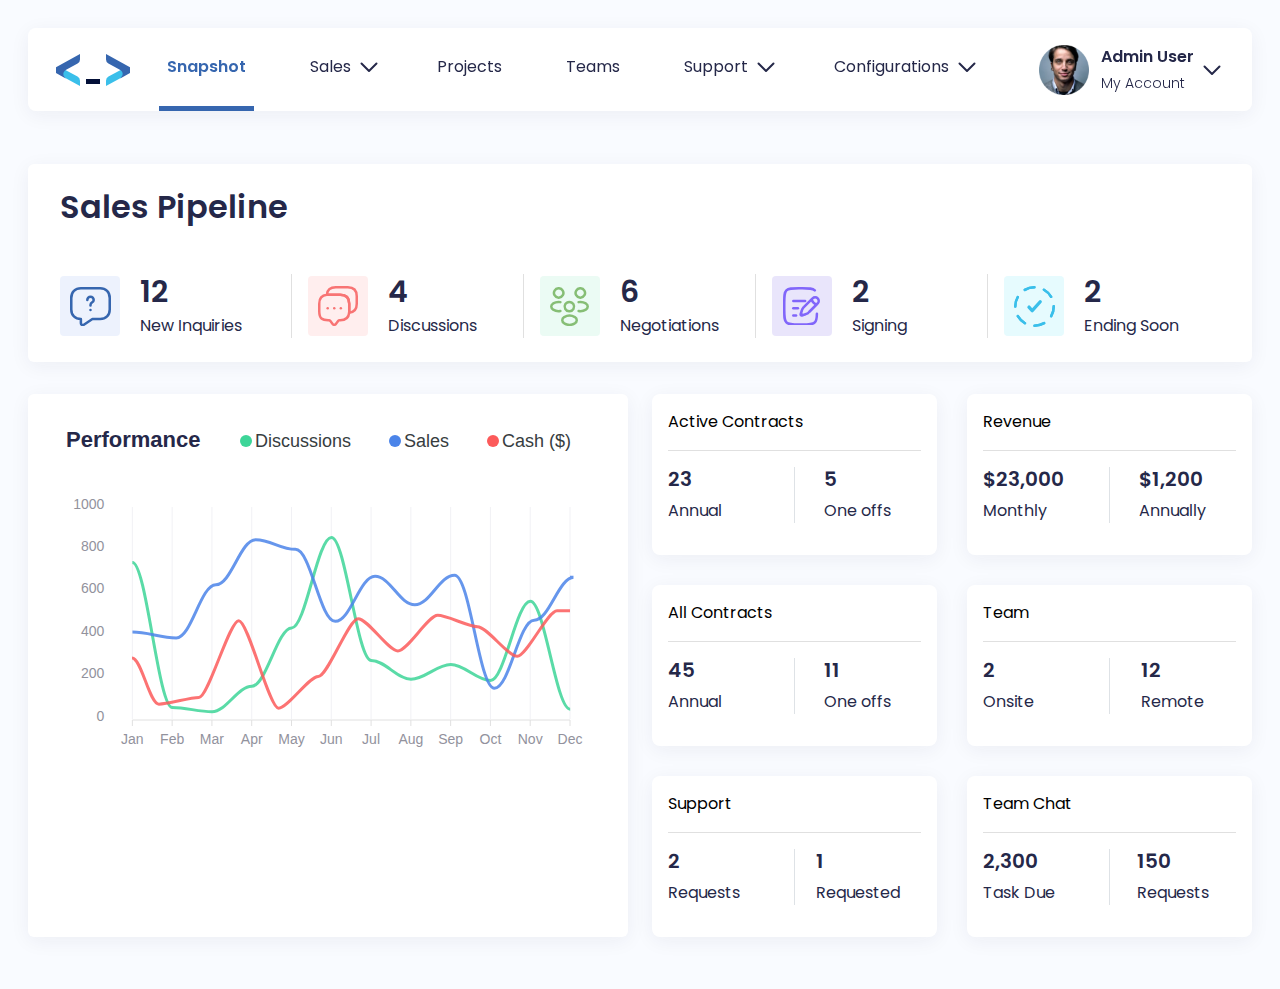
<file: admin/index.html>
<!doctype html>
<html lang="en">
<head>
    <meta charset="UTF-8">
    <meta name="viewport"
          content="width=device-width, user-scalable=no, initial-scale=1.0, maximum-scale=1.0, minimum-scale=1.0">
    <link rel="preconnect" href="https://fonts.googleapis.com">
    <link rel="preconnect" href="https://fonts.gstatic.com" crossorigin>
    <link href="https://fonts.googleapis.com/css2?family=Poppins:wght@300;400;600&display=swap" rel="stylesheet">
    <link rel="stylesheet" href="./../assets/libraries/bootstrap-5.3.2/css/bootstrap.min.css">
    <link rel="stylesheet" href="./../assets/libraries/apexcharts/apexcharts.css">
    <link rel="stylesheet" href="./../assets/app.css">
    <meta http-equiv="X-UA-Compatible" content="ie=edge">
    <title>Document</title>
</head>
<body>
<header class="m-4 fixed-top">
    <div class="m-1">
        <nav class="navbar navbar-expand-lg bg-white rounded-3 shadow-custom px-4 py-0">
            <div class="container-fluid justify-content-between px-1">
                <a class="navbar-brand" href="./index.html">
                    <img src="./../assets/icons/logo.svg" alt="">
                </a>
                <button class="navbar-toggler" type="button" data-bs-toggle="collapse"
                        data-bs-target="#navbarNavAltMarkup"
                        aria-controls="navbarNavAltMarkup" aria-expanded="false" aria-label="Toggle navigation">
                    <span class="navbar-toggler-icon"></span>
                </button>
                <div class="collapse navbar-collapse flex-grow-0 text-20" id="navbarNavAltMarkup">
                    <ul class="navbar-nav">
                        <li class="nav-item active me-5">
                            <a class="nav-link" aria-current="page" href="./index.html">Snapshot</a>
                        </li>
                        <li class="nav-item dropdown me-5">
                            <a class="nav-link dropdown-toggle" href="#" role="button" data-bs-toggle="dropdown"
                               aria-expanded="false">Sales</a>
                            <ul class="dropdown-menu">
                                <li><a class="dropdown-item" href="./sales.html">Overview</a></li>
                                <li><a class="dropdown-item" href="./companies.html">Companies</a></li>
                                <li><a class="dropdown-item" href="./questions.html">Questions</a></li>
                            </ul>
                        </li>
                        <li class="nav-item me-5">
                            <a class="nav-link" aria-current="page" href="#">Projects</a>
                        </li>
                        <li class="nav-item me-5">
                            <a class="nav-link" aria-current="page" href="#">Teams</a>
                        </li>
                        <li class="nav-item dropdown me-5">
                            <a class="nav-link dropdown-toggle" href="#" role="button" data-bs-toggle="dropdown"
                               aria-expanded="false">Support</a>
                            <ul class="dropdown-menu">
                                <li><a class="dropdown-item" href="#">Action</a></li>
                            </ul>
                        </li>
                        <li class="nav-item dropdown me-5">
                            <a class="nav-link dropdown-toggle" href="#" role="button" data-bs-toggle="dropdown"
                               aria-expanded="false">Configurations</a>
                            <ul class="dropdown-menu">
                                <li><a class="dropdown-item" href="#">Action</a></li>
                            </ul>
                        </li>
                    </ul>
                </div>
                <div class="dropdown d-flex">
                    <img src="./../assets/images/user-avatar.png" alt="" width="50" height="50" class="me-2">
                    <div class="ms-1 nav-link dropdown-toggle" role="button" data-bs-toggle="dropdown"
                         aria-expanded="false">
                        <div class="fw-semibold mb-1">Admin User</div>
                        <div class="fw-light text-14">My Account</div>
                    </div>
                    <ul class="dropdown-menu">
                        <li><a class="dropdown-item" href="#">Action</a></li>
                        <li><a class="dropdown-item" href="#">Another action</a></li>
                    </ul>
                </div>
            </div>
        </nav>
    </div>

</header>
<main class="px-4 mb-5">
    <div class="container-fluid p-1">
        <div class="card border-0 shadow-custom p-4">
            <div class="card-body px-2 py-0">
                <h2 class="card-title fw-semibold">
                    Sales Pipeline
                </h2>
                <div class="mb-4 pt-3"></div>
                <div class="d-grid grid-cols-5">
                    <div class="d-flex justify-content-start align-items-center border-end border-secondary">
                        <div class="rounded-1 bg-4B84E9 d-flex align-items-center justify-content-center me-3">
                            <i class="custom-icon-new-inquiries"></i>
                        </div>
                        <div class="ms-1">
                            <h1 class="fw-semibold mb-1">12</h1>
                            <div class="text-22">New Inquiries</div>
                        </div>
                    </div>
                    <div class="d-flex justify-content-center align-items-center border-end border-secondary">
                        <div class="rounded-1 bg-danger bg-opacity-10 d-flex align-items-center justify-content-center me-3">
                            <i class="custom-icon-discussions"></i>
                        </div>
                        <div class="ms-1">
                            <h1 class="fw-semibold mb-1">4</h1>
                            <div class="text-22">Discussions</div>
                        </div>
                    </div>
                    <div class="d-flex justify-content-center align-items-center border-end border-secondary">
                        <div class="rounded-1 bg-success bg-opacity-10 d-flex align-items-center justify-content-center me-3">
                            <i class="custom-icon-negotiations"></i>
                        </div>
                        <div class="ms-1">
                            <h1 class="fw-semibold mb-1">6</h1>
                            <div class="text-22">Negotiations</div>
                        </div>
                    </div>
                    <div class="d-flex justify-content-center align-items-center border-end border-secondary">
                        <div class="rounded-1 bg-2C00D5 d-flex align-items-center justify-content-center me-3">
                            <i class="custom-icon-signing"></i>
                        </div>
                        <div class="ms-1">
                            <h1 class="fw-semibold mb-1">2</h1>
                            <div class="text-22">Signing</div>
                        </div>
                    </div>
                    <div class="d-flex justify-content-center align-items-center">
                        <div class="rounded-1 bg-info bg-opacity-10 d-flex align-items-center justify-content-center me-3">
                            <i class="custom-icon-ending-soon"></i>
                        </div>
                        <div class="ms-1">
                            <h1 class="fw-semibold mb-1">2</h1>
                            <div class="text-22">Ending Soon</div>
                        </div>
                    </div>
                </div>
            </div>
        </div>
        <div class="mb-4 pb-2"></div>
        <div class="d-grid grid-cols-2 gap-4">
            <div class="card border-0 shadow-custom p-4">
                <div class="p-1">
                    <div id="performanceChart" class="w-100"></div>
                </div>
            </div>
            <div class="d-grid" id="indexBlocksGrid">
                <div class="card border-0 rounded-3 shadow-custom">
                    <div class="card-body p-3">
                        <div class="card-text border-bottom border-secondary text-black pb-3">Active Contracts
                        </div>
                        <div class="d-grid grid-cols-2 py-3">
                            <div class="border-end">
                                <h3 class="mb-2 fw-semibold">23</h3>
                                <div>Annual</div>
                            </div>
                            <div class="d-flex justify-content-center">
                                <div>
                                    <h3 class="mb-2 fw-semibold">5</h3>
                                    <div>One offs</div>
                                </div>
                            </div>
                        </div>
                    </div>
                </div>
                <div class="card border-0 rounded-3 shadow-custom">
                    <div class="card-body p-3">
                        <div class="card-text border-bottom border-secondary text-black pb-3">Revenue</div>
                        <div class="d-grid grid-cols-2 py-3">
                            <div class="border-end">
                                <h3 class="mb-2 fw-semibold">$23,000</h3>
                                <div>Monthly</div>
                            </div>
                            <div class="d-flex justify-content-center">
                                <div>
                                    <h3 class="mb-2 fw-semibold">$1,200</h3>
                                    <div>Annually</div>
                                </div>
                            </div>
                        </div>
                    </div>
                </div>
                <div class="card border-0 rounded-3 shadow-custom">
                    <div class="card-body p-3">
                        <div class="card-text border-bottom border-secondary text-black pb-3">All Contracts
                        </div>
                        <div class="d-grid grid-cols-2 py-3">
                            <div class="border-end">
                                <h3 class="mb-2 fw-semibold">45</h3>
                                <div>Annual</div>
                            </div>
                            <div class="d-flex justify-content-center">
                                <div>
                                    <h3 class="mb-2 fw-semibold">11</h3>
                                    <div>One offs</div>
                                </div>
                            </div>
                        </div>
                    </div>
                </div>
                <div class="card border-0 rounded-3 shadow-custom">
                    <div class="card-body p-3">
                        <div class="card-text border-bottom border-secondary text-black pb-3">Team</div>
                        <div class="d-grid grid-cols-2 py-3">
                            <div class="border-end">
                                <h3 class="mb-2 fw-semibold">2</h3>
                                <div>Onsite</div>
                            </div>
                            <div class="d-flex justify-content-center">
                                <div>
                                    <h3 class="mb-2 fw-semibold">12</h3>
                                    <div>Remote</div>
                                </div>
                            </div>
                        </div>
                    </div>
                </div>
                <div class="card border-0 rounded-3 shadow-custom">
                    <div class="card-body p-3">
                        <div class="card-text border-bottom border-secondary text-black pb-3">Support</div>
                        <div class="d-grid grid-cols-2 py-3">
                            <div class="border-end">
                                <h3 class="mb-2 fw-semibold">2</h3>
                                <div>Requests</div>
                            </div>
                            <div class="d-flex justify-content-center">
                                <div>
                                    <h3 class="mb-2 fw-semibold">1</h3>
                                    <div>Requested</div>
                                </div>
                            </div>
                        </div>
                    </div>
                </div>
                <div class="card border-0 rounded-3 shadow-custom">
                    <div class="card-body p-3">
                        <div class="card-text border-bottom border-secondary text-black pb-3">Team Chat</div>
                        <div class="d-grid grid-cols-2 py-3">
                            <div class="border-end">
                                <h3 class="mb-2 fw-semibold">2,300</h3>
                                <div>Task Due</div>
                            </div>
                            <div class="d-flex justify-content-center">
                                <div>
                                    <h3 class="mb-2 fw-semibold">150</h3>
                                    <div>Requests</div>
                                </div>
                            </div>
                        </div>
                    </div>
                </div>
            </div>
        </div>
    </div>
</main>

<script src="./../assets/libraries/bootstrap-5.3.2/js/bootstrap.bundle.min.js"></script>
<script src="./../assets/libraries/apexcharts/apexcharts.min.js"></script>
<script src="./../assets/app.js"></script>
<script type="text/javascript">
    renderChart();
</script>
</body>
</html>
</file>
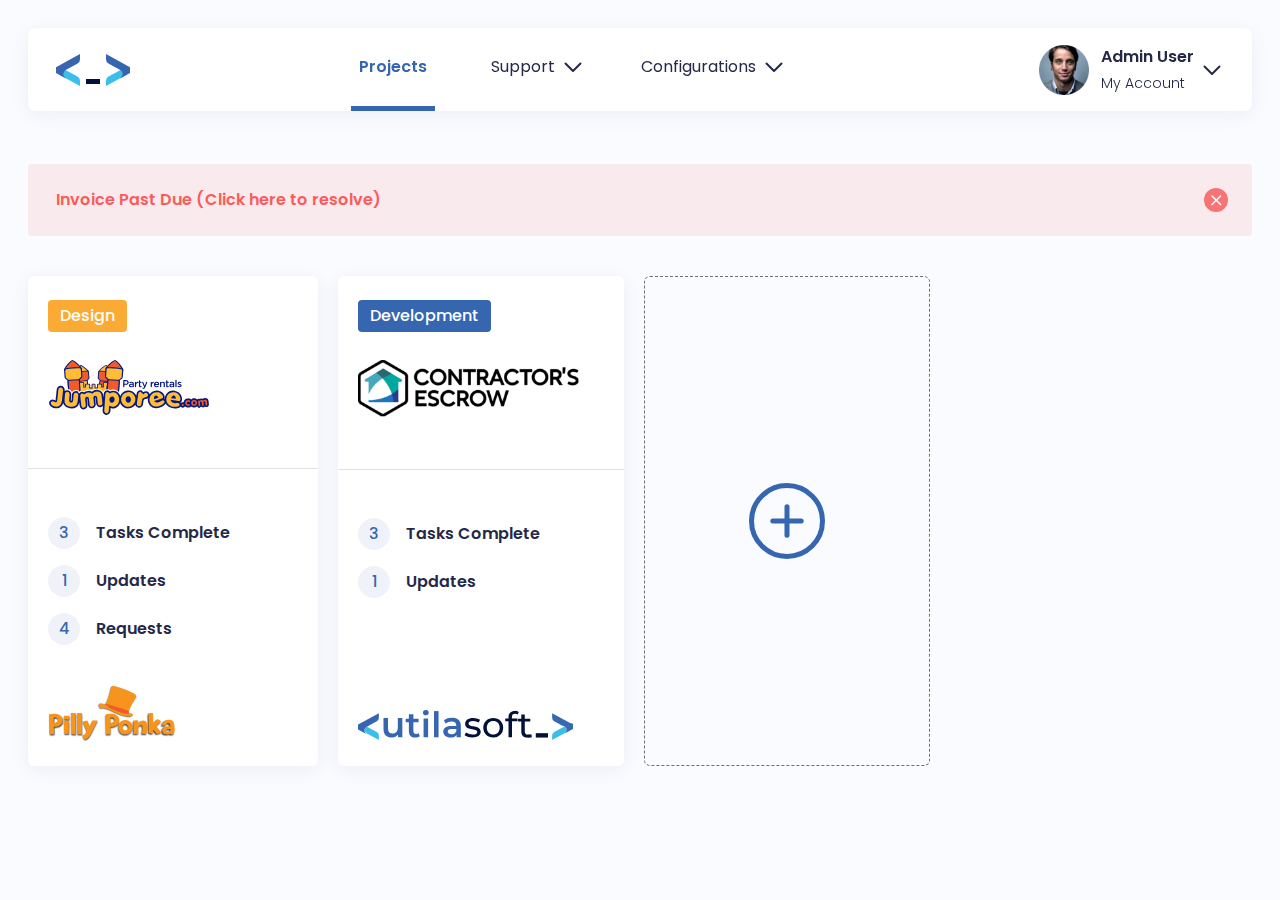
<file: client/index.html>
<!doctype html>
<html lang="en">
<head>
    <meta charset="UTF-8">
    <meta name="viewport"
          content="width=device-width, user-scalable=no, initial-scale=1.0, maximum-scale=1.0, minimum-scale=1.0">
    <link rel="preconnect" href="https://fonts.googleapis.com">
    <link rel="preconnect" href="https://fonts.gstatic.com" crossorigin>
    <link href="https://fonts.googleapis.com/css2?family=Poppins:wght@300;400;600&display=swap" rel="stylesheet">
    <link rel="stylesheet" href="./../assets/libraries/bootstrap-5.3.2/css/bootstrap.min.css">
    <link rel="stylesheet" href="./../assets/libraries/apexcharts/apexcharts.css">
    <link rel="stylesheet" href="./../assets/app.css">
    <meta http-equiv="X-UA-Compatible" content="ie=edge">
    <title>Document</title>
</head>
<body>
<header class="m-4 fixed-top">
    <div class="m-1">
        <nav class="navbar navbar-expand-lg bg-white rounded-3 shadow-custom px-4 py-0">
            <div class="container-fluid justify-content-between px-1">
                <a class="navbar-brand" href="./index.html">
                    <img src="./../assets/icons/logo.svg" alt="">
                </a>
                <button class="navbar-toggler" type="button" data-bs-toggle="collapse"
                        data-bs-target="#navbarNavAltMarkup"
                        aria-controls="navbarNavAltMarkup" aria-expanded="false" aria-label="Toggle navigation">
                    <span class="navbar-toggler-icon"></span>
                </button>
                <div class="collapse navbar-collapse flex-grow-0 text-20" id="navbarNavAltMarkup">
                    <ul class="navbar-nav">
                        <li class="nav-item active me-5">
                            <a class="nav-link" aria-current="page" href="./index.html">Projects</a>
                        </li>
                        <li class="nav-item dropdown me-5">
                            <a class="nav-link dropdown-toggle" href="#" role="button" data-bs-toggle="dropdown"
                               aria-expanded="false">Support</a>
                            <ul class="dropdown-menu">
                                <li><a class="dropdown-item" href="#"></a></li>
                            </ul>
                        </li>
                        <li class="nav-item dropdown me-5">
                            <a class="nav-link dropdown-toggle" href="#" role="button" data-bs-toggle="dropdown"
                               aria-expanded="false">Configurations</a>
                            <ul class="dropdown-menu">
                                <li><a class="dropdown-item" href="#"></a></li>
                            </ul>
                        </li>
                    </ul>
                </div>
                <div class="dropdown d-flex">
                    <img src="./../assets/images/user-avatar.png" alt="" width="50" height="50" class="me-2">
                    <div class="ms-1 nav-link dropdown-toggle" role="button" data-bs-toggle="dropdown"
                         aria-expanded="false">
                        <div class="fw-semibold mb-1">Admin User</div>
                        <div class="fw-light text-14">My Account</div>
                    </div>
                    <ul class="dropdown-menu">
                        <li><a class="dropdown-item" href="#">Action</a></li>
                        <li><a class="dropdown-item" href="#">Another action</a></li>
                    </ul>
                </div>
            </div>
        </nav>
    </div>

</header>
<main class="px-4 mb-5">
    <div class="container-fluid p-1">
        <div class="bg-danger bg-opacity-10 p-4 rounded-1 d-flex justify-content-between app-alert">
            <div class="px-1 text-22 fw-semibold text-danger">Invoice Past Due (Click here to resolve)</div>
            <i class="custom-icon-wrong"></i>
        </div>
        <div class="mb-4 pt-3"></div>
        <div class="d-grid client-projects-list-grid">
            <a class="text-decoration-none bg-white py-4 shadow-custom rounded-2 me-3" href="./project-detail.html">
                <div class="px-3">
                    <div class="px-1">
                        <div class="bg-warning text-white p-1 rounded-1 d-inline-block">
                            <div class="px-2 fw-medium">Design</div>
                        </div>
                        <div class="mb-4 pt-1"></div>
                        <img src="../assets/images/project1-top.svg" alt="">
                    </div>
                </div>
                <div class="mt-1 pb-5 mb-5 border-bottom border-secondary"></div>
                <div class="px-3">
                    <div class="px-1">
                        <div class="d-flex align-items-center mb-3">
                            <div class="rounded-circle bg-primary bg-opacity-8 d-flex justify-content-center align-items-center me-3">
                                <div class="fw-medium text-primary fw-medium">3</div>
                            </div>
                            <div class="text-18 fw-semibold text-body">Tasks Complete</div>
                        </div>
                        <div class="d-flex align-items-center mt-1 mb-3">
                            <div class="rounded-circle bg-primary bg-opacity-8 d-flex justify-content-center align-items-center me-3">
                                <div class="fw-medium text-primary fw-medium">1</div>
                            </div>
                            <div class="text-18 fw-semibold text-body">Updates</div>
                        </div>
                        <div class="d-flex align-items-center mt-1 mb-3">
                            <div class="rounded-circle bg-primary bg-opacity-8 d-flex justify-content-center align-items-center me-3">
                                <div class="fw-medium text-primary fw-medium">4</div>
                            </div>
                            <div class="text-18 fw-semibold text-body">Requests</div>
                        </div>
                        <div class="pt-4"></div>
                        <img src="./../assets/images/project1-bottom.svg" alt="">
                    </div>
                </div>
            </a>
            <a class="text-decoration-none bg-white py-4 shadow-custom rounded-2 ms-1 me-3" href="./project-detail.html">
                <div class="px-3">
                    <div class="px-1">
                        <div class="bg-primary text-white p-1 rounded-1 d-inline-block">
                            <div class="px-2 fw-medium">Development</div>
                        </div>
                        <div class="mb-4 pt-1"></div>
                        <img src="../assets/images/project2-top.png" alt="">
                    </div>
                </div>
                <div class="mt-1 pb-5 mb-5 border-bottom border-secondary"></div>
                <div class="px-3">
                    <div class="px-1">
                        <div class="d-flex align-items-center mb-3">
                            <div class="rounded-circle bg-primary bg-opacity-8 d-flex justify-content-center align-items-center me-3">
                                <div class="fw-medium text-primary fw-medium">3</div>
                            </div>
                            <div class="text-18 fw-semibold text-body">Tasks Complete</div>
                        </div>
                        <div class="d-flex align-items-center mt-1 mb-3">
                            <div class="rounded-circle bg-primary bg-opacity-8 d-flex justify-content-center align-items-center me-3">
                                <div class="fw-medium text-primary fw-medium">1</div>
                            </div>
                            <div class="text-18 fw-semibold text-body">Updates</div>
                        </div>
                        <div class="py-5"></div>
                        <img src="./../assets/images/project2-bottom.svg" alt="">
                    </div>
                </div>
            </a>
            <a class="text-decoration-none py-4 project-add-block d-flex justify-content-center align-items-center ms-1 me-3 rounded-2" href="./project-detail.html">
                <i class="custom-icon-project-plus" role="button"></i>
            </a>
        </div>
    </div>
</main>

<script src="./../assets/libraries/bootstrap-5.3.2/js/bootstrap.bundle.min.js"></script>
<script src="./../assets/jquery.min.js"></script>
<script src="./../assets/app.js"></script>
</body>
</html>
</file>
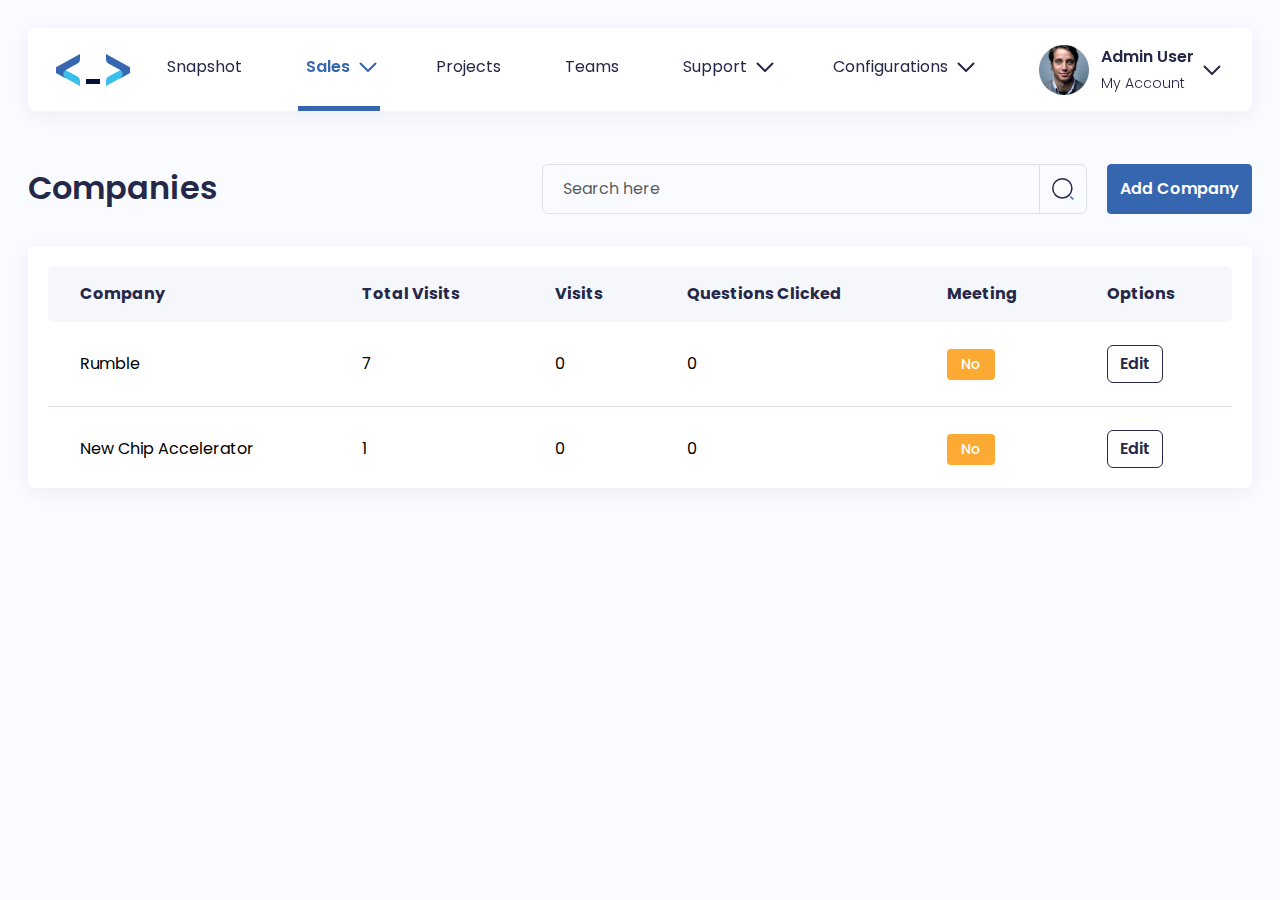
<file: admin/companies.html>
<!doctype html>
<html lang="en">
<head>
    <meta charset="UTF-8">
    <meta name="viewport"
          content="width=device-width, user-scalable=no, initial-scale=1.0, maximum-scale=1.0, minimum-scale=1.0">
    <link rel="preconnect" href="https://fonts.googleapis.com">
    <link rel="preconnect" href="https://fonts.gstatic.com" crossorigin>
    <link href="https://fonts.googleapis.com/css2?family=Poppins:wght@300;400;600&display=swap" rel="stylesheet">
    <link rel="stylesheet" href="./../assets/libraries/bootstrap-5.3.2/css/bootstrap.min.css">
    <link rel="stylesheet" href="./../assets/libraries/apexcharts/apexcharts.css">
    <link rel="stylesheet" href="./../assets/app.css">
    <meta http-equiv="X-UA-Compatible" content="ie=edge">
    <title>Document</title>
</head>
<body>
<header class="m-4 fixed-top">
    <div class="m-1">
        <nav class="navbar navbar-expand-lg bg-white rounded-3 shadow-custom px-4 py-0">
            <div class="container-fluid justify-content-between px-1">
                <a class="navbar-brand" href="./index.html">
                    <img src="./../assets/icons/logo.svg" alt="">
                </a>
                <button class="navbar-toggler" type="button" data-bs-toggle="collapse"
                        data-bs-target="#navbarNavAltMarkup"
                        aria-controls="navbarNavAltMarkup" aria-expanded="false" aria-label="Toggle navigation">
                    <span class="navbar-toggler-icon"></span>
                </button>
                <div class="collapse navbar-collapse flex-grow-0 text-20" id="navbarNavAltMarkup">
                    <ul class="navbar-nav">
                        <li class="nav-item me-5">
                            <a class="nav-link" aria-current="page" href="./index.html">Snapshot</a>
                        </li>
                        <li class="nav-item active dropdown me-5">
                            <a class="nav-link dropdown-toggle" href="#" role="button" data-bs-toggle="dropdown"
                               aria-expanded="false">Sales</a>
                            <ul class="dropdown-menu">
                                <li><a class="dropdown-item" href="./sales.html">Overview</a></li>
                                <li><a class="dropdown-item active" href="./companies.html">Companies</a></li>
                                <li><a class="dropdown-item" href="./questions.html">Questions</a></li>
                            </ul>
                        </li>
                        <li class="nav-item me-5">
                            <a class="nav-link" aria-current="page" href="#">Projects</a>
                        </li>
                        <li class="nav-item me-5">
                            <a class="nav-link" aria-current="page" href="#">Teams</a>
                        </li>
                        <li class="nav-item dropdown me-5">
                            <a class="nav-link dropdown-toggle" href="#" role="button" data-bs-toggle="dropdown"
                               aria-expanded="false">Support</a>
                            <ul class="dropdown-menu">
                                <li><a class="dropdown-item" href="#">Action</a></li>
                            </ul>
                        </li>
                        <li class="nav-item dropdown me-5">
                            <a class="nav-link dropdown-toggle" href="#" role="button" data-bs-toggle="dropdown"
                               aria-expanded="false">Configurations</a>
                            <ul class="dropdown-menu">
                                <li><a class="dropdown-item" href="#">Action</a></li>
                            </ul>
                        </li>
                    </ul>
                </div>
                <div class="dropdown d-flex">
                    <img src="./../assets/images/user-avatar.png" alt="" width="50" height="50" class="me-2">
                    <div class="ms-1 nav-link dropdown-toggle" role="button" data-bs-toggle="dropdown"
                         aria-expanded="false">
                        <div class="fw-semibold mb-1">Admin User</div>
                        <div class="fw-light text-14">My Account</div>
                    </div>
                    <ul class="dropdown-menu">
                        <li><a class="dropdown-item" href="#">Action</a></li>
                        <li><a class="dropdown-item" href="#">Another action</a></li>
                    </ul>
                </div>
            </div>
        </nav>
    </div>

</header>
<main class="px-4 mb-5">
    <div class="container-fluid p-1">
        <div class="d-flex justify-content-between">
            <nav class="breadcrumb-nav" aria-label="breadcrumb">
                <ol class="breadcrumb mb-0">
                    <li class="breadcrumb-item"><a href="#" class="text-32 fw-semibold text-body text-decoration-none">Companies</a>
                    </li>
                </ol>
            </nav>
            <div class="d-flex justify-content-between">
                <div class="input-group me-3">
                    <input type="text" class="form-control bg-transparent border-secondary" placeholder="Search here"
                           aria-label="Recipient's username" aria-describedby="basic-addon2" size="30">
                    <span class="input-group-text bg-transparent" id="basic-addon2">
                        <i class="custom-icon-search-input"></i>
                    </span>
                </div>
                <button class="btn btn-primary fw-semibold ms-1 col-auto rounded-1">
                    Add Company
                </button>
            </div>
        </div>
        <div class="mb-4 pt-2"></div>
        <div class="card border-0 shadow-custom p-3">
            <div class="card-body p-1">
                <table class="table text-18">
                    <thead>
                    <tr>
                        <th>Company</th>
                        <th>Total Visits</th>
                        <th>Visits</th>
                        <th>Questions Clicked</th>
                        <th>Meeting</th>
                        <th>Options</th>
                    </tr>
                    </thead>
                    <tbody>
                    <tr>
                        <td>Rumble</td>
                        <td>7</td>
                        <td>0</td>
                        <td>0</td>
                        <td><Button class="btn bg-warning btn-sm text-white fw-medium">No</Button></td>
                        <td><a href="./company-detail.html" class="btn btn-outline-dark fw-semibold">Edit</a></td>
                    </tr>
                    <tr>
                        <td>New Chip Accelerator</td>
                        <td>1</td>
                        <td>0</td>
                        <td>0</td>
                        <td><Button class="btn bg-warning btn-sm text-white fw-medium">No</Button></td>
                        <td><a  href="./company-detail.html"  class="btn btn-outline-dark fw-semibold">Edit</a></td>
                    </tr>
                    </tbody>
                </table>
            </div>
        </div>
    </div>
</main>

<script src="./../assets/libraries/bootstrap-5.3.2/js/bootstrap.bundle.min.js"></script>
</body>
</html>
</file>
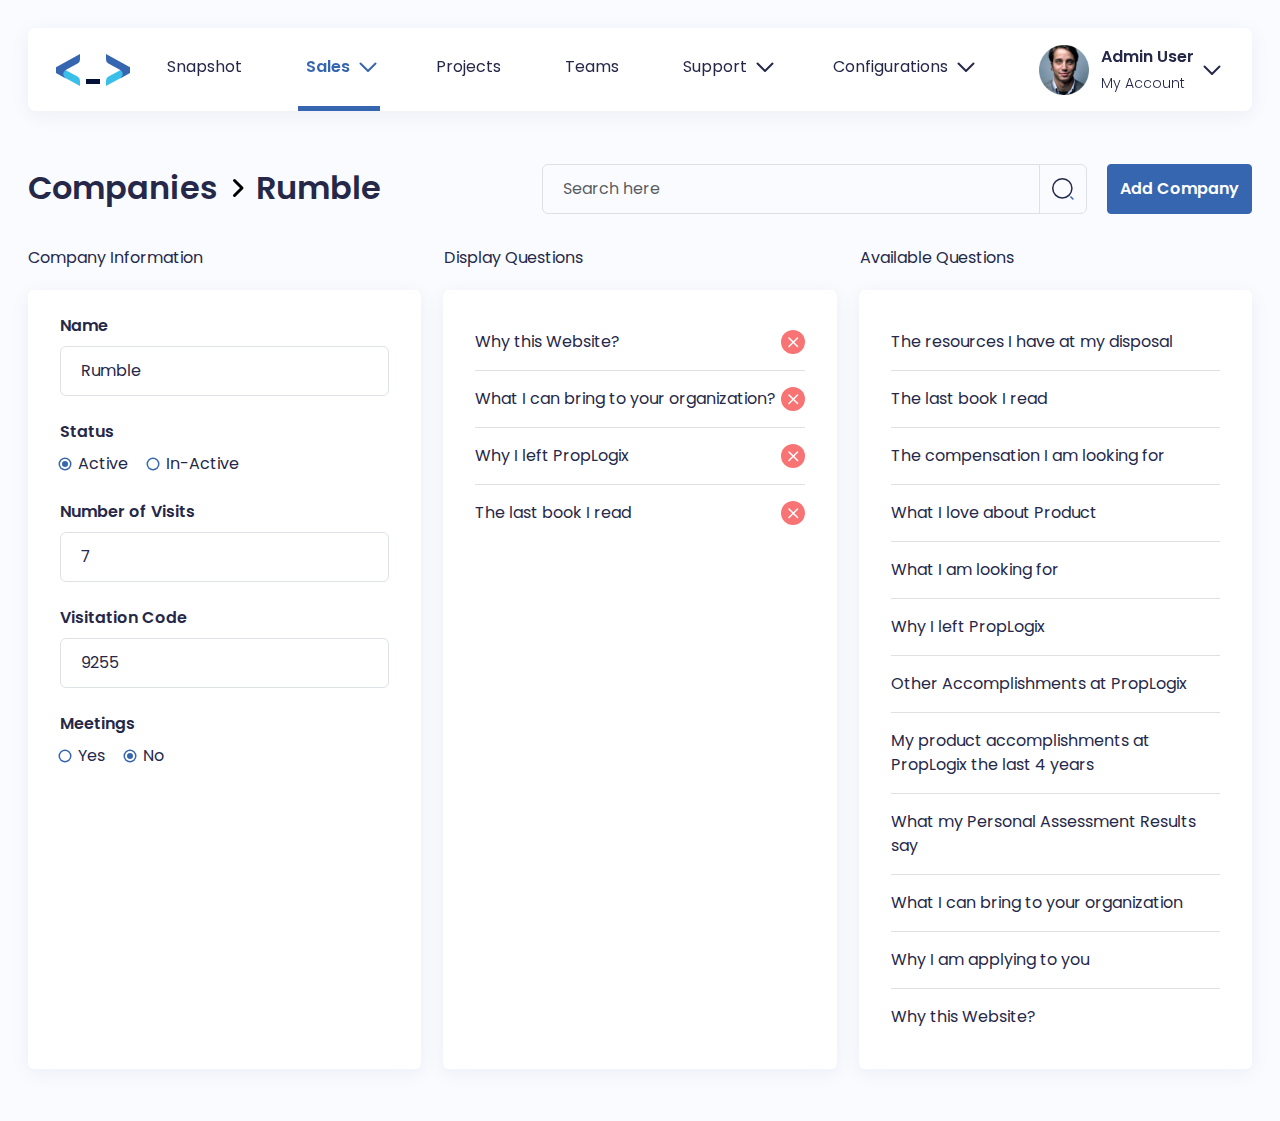
<file: admin/company-detail.html>
<!doctype html>
<html lang="en">
<head>
    <meta charset="UTF-8">
    <meta name="viewport"
          content="width=device-width, user-scalable=no, initial-scale=1.0, maximum-scale=1.0, minimum-scale=1.0">
    <link rel="preconnect" href="https://fonts.googleapis.com">
    <link rel="preconnect" href="https://fonts.gstatic.com" crossorigin>
    <link href="https://fonts.googleapis.com/css2?family=Poppins:wght@300;400;600&display=swap" rel="stylesheet">
    <link rel="stylesheet" href="./../assets/libraries/bootstrap-5.3.2/css/bootstrap.min.css">
    <link rel="stylesheet" href="./../assets/libraries/apexcharts/apexcharts.css">
    <link rel="stylesheet" href="./../assets/app.css">
    <meta http-equiv="X-UA-Compatible" content="ie=edge">
    <title>Document</title>
</head>
<body>
<header class="m-4 fixed-top">
    <div class="m-1">
        <nav class="navbar navbar-expand-lg bg-white rounded-3 shadow-custom px-4 py-0">
            <div class="container-fluid justify-content-between px-1">
                <a class="navbar-brand" href="./index.html">
                    <img src="./../assets/icons/logo.svg" alt="">
                </a>
                <button class="navbar-toggler" type="button" data-bs-toggle="collapse"
                        data-bs-target="#navbarNavAltMarkup"
                        aria-controls="navbarNavAltMarkup" aria-expanded="false" aria-label="Toggle navigation">
                    <span class="navbar-toggler-icon"></span>
                </button>
                <div class="collapse navbar-collapse flex-grow-0 text-20" id="navbarNavAltMarkup">
                    <ul class="navbar-nav">
                        <li class="nav-item me-5">
                            <a class="nav-link" aria-current="page" href="./index.html">Snapshot</a>
                        </li>
                        <li class="nav-item active dropdown me-5">
                            <a class="nav-link dropdown-toggle" href="#" role="button" data-bs-toggle="dropdown"
                               aria-expanded="false">Sales</a>
                            <ul class="dropdown-menu">
                                <li><a class="dropdown-item" href="./sales.html">Overview</a></li>
                                <li><a class="dropdown-item active" href="./companies.html">Companies</a></li>
                                <li><a class="dropdown-item" href="./questions.html">Questions</a></li>
                            </ul>
                        </li>
                        <li class="nav-item me-5">
                            <a class="nav-link" aria-current="page" href="#">Projects</a>
                        </li>
                        <li class="nav-item me-5">
                            <a class="nav-link" aria-current="page" href="#">Teams</a>
                        </li>
                        <li class="nav-item dropdown me-5">
                            <a class="nav-link dropdown-toggle" href="#" role="button" data-bs-toggle="dropdown"
                               aria-expanded="false">Support</a>
                            <ul class="dropdown-menu">
                                <li><a class="dropdown-item" href="#">Action</a></li>
                            </ul>
                        </li>
                        <li class="nav-item dropdown me-5">
                            <a class="nav-link dropdown-toggle" href="#" role="button" data-bs-toggle="dropdown"
                               aria-expanded="false">Configurations</a>
                            <ul class="dropdown-menu">
                                <li><a class="dropdown-item" href="#">Action</a></li>
                            </ul>
                        </li>
                    </ul>
                </div>
                <div class="dropdown d-flex">
                    <img src="./../assets/images/user-avatar.png" alt="" width="50" height="50" class="me-2">
                    <div class="ms-1 nav-link dropdown-toggle" role="button" data-bs-toggle="dropdown"
                         aria-expanded="false">
                        <div class="fw-semibold mb-1">Admin User</div>
                        <div class="fw-light text-14">My Account</div>
                    </div>
                    <ul class="dropdown-menu">
                        <li><a class="dropdown-item" href="#">Action</a></li>
                        <li><a class="dropdown-item" href="#">Another action</a></li>
                    </ul>
                </div>
            </div>
        </nav>
    </div>

</header>
<main class="px-4 mb-5">
    <div class="container-fluid p-1">
        <div class="d-flex justify-content-between">
            <nav class="breadcrumb-nav" aria-label="breadcrumb">
                <ol class="breadcrumb mb-0">
                    <li class="breadcrumb-item"><a href="./companies.html" class="text-32 fw-semibold text-body text-decoration-none">Companies</a>
                    </li>
                    <li class="breadcrumb-item active text-32 fw-semibold text-body" aria-current="page">Rumble</li>
                </ol>
            </nav>
            <div class="d-flex justify-content-between">
                <div class="input-group me-3">
                    <input type="text" class="form-control bg-transparent border-secondary" placeholder="Search here"
                           aria-label="Recipient's username" aria-describedby="basic-addon2" size="30">
                    <span class="input-group-text bg-transparent" id="basic-addon2">
                        <i class="custom-icon-search-input"></i>
                    </span>
                </div>
                <button class="btn btn-primary fw-semibold ms-1 col-auto rounded-1">
                    Add Company
                </button>
            </div>
        </div>
        <div class="mb-4 pt-2"></div>

        <div class="row">
            <div class="col">
                <div class="text-20">Company Information</div>
            </div>
            <div class="col">
                <div class="text-20">Display Questions</div>
            </div>
            <div class="col">
                <div class="text-20">Available Questions</div>
            </div>
        </div>
        <div class="pt-3 mb-1"></div>
        <div class="d-grid grid-cols-3">
            <div class="card border-0 shadow-custom">
                <div class="p-4">
                    <div class="card-body px-2 py-0">
                        <div class="row">
                            <div class="col-12 col-xxl-6">
                                <div class="mb-4">
                                    <label for="name" class="form-label fw-semibold">Name</label>
                                    <input type="text" class="form-control" id="name"
                                           value="Rumble">
                                </div>
                            </div>
                            <div class="col-12 col-xxl-6">
                                <div class="mb-4">
                                    <label class="form-label fw-semibold">Status</label><br>
                                    <input type="radio" class="me-2" name="status" id="statusActive"
                                           value="active" checked><label for="statusActive">Active</label>
                                    <input type="radio" class="ms-3 me-2" name="status" id="statusInActive"
                                           value="in-active"><label for="statusInActive">In-Active</label>
                                </div>
                            </div>
                        </div>
                        <div class="row">
                            <div class="col-12 col-xxl-6">
                                <div class="mb-4">
                                    <label for="numberOfVisits" class="form-label fw-semibold">Number of Visits</label>
                                    <input type="number" class="form-control" id="numberOfVisits"
                                           placeholder="Rumble" value="7">
                                </div>
                            </div>
                            <div class="col-12 col-xxl-6">
                                <div class="mb-4">
                                    <label for="visitationCode" class="form-label fw-semibold">Visitation Code</label>
                                    <input type="number" class="form-control" id="visitationCode"
                                           placeholder="Rumble" value="9255">
                                </div>
                            </div>
                        </div>
                        <div class="mb-4">
                            <label class="form-label fw-semibold">Meetings</label><br>
                            <input type="radio" class="me-2" name="meetings" id="meetingsYes"
                                   value="yes"><label for="meetingsYes">Yes</label>
                            <input type="radio" class="ms-3 me-2" name="meetings" id="mettingsNo" value="no"
                                   checked><label
                                for="mettingsNo">No</label>
                        </div>
                    </div>
                </div>
            </div>
            <div class="card border-0 shadow-custom">
                <div class="p-4">
                    <div class="card-body px-2 py-0 pb-5 connectedSortable"  id="displayQuestions">
                        <div class="d-flex justify-content-between py-3">
                            <div>Why this Website?</div>
                            <i class="custom-icon-wrong"></i>
                        </div>
                        <div class="d-flex justify-content-between py-3">
                            <div>What I can bring to your organization?</div>
                            <i class="custom-icon-wrong"></i>
                        </div>
                        <div class="d-flex justify-content-between py-3">
                            <div>Why I left PropLogix</div>
                            <i class="custom-icon-wrong"></i>
                        </div>
                        <div class="d-flex justify-content-between py-3">
                            <div>The last book I read</div>
                            <i class="custom-icon-wrong"></i>
                        </div>
                    </div>
                </div>
            </div>
            <div class="card border-0 shadow-custom">
                <div class="p-4">
                    <div class="card-body px-2 py-0 connectedSortable" id="availableQuestions">
                        <div class="d-flex justify-content-between py-3">
                            <div>The resources I have at my disposal</div>
                            <i class="custom-icon-wrong"></i>
                        </div>
                        <div class="d-flex justify-content-between py-3">
                            <div>The last book I read</div>
                            <i class="custom-icon-wrong"></i>
                        </div>
                        <div class="d-flex justify-content-between py-3">
                            <div>The compensation I am looking for</div>
                            <i class="custom-icon-wrong"></i>
                        </div>
                        <div class="d-flex justify-content-between py-3">
                            <div>What I love about Product </div>
                            <i class="custom-icon-wrong"></i>
                        </div>
                        <div class="d-flex justify-content-between py-3">
                            <div>What I am looking for</div>
                            <i class="custom-icon-wrong"></i>
                        </div>
                        <div class="d-flex justify-content-between py-3">
                            <div>Why I left PropLogix</div>
                            <i class="custom-icon-wrong"></i>
                        </div>
                        <div class="d-flex justify-content-between py-3">
                            <div>Other Accomplishments at PropLogix</div>
                            <i class="custom-icon-wrong"></i>
                        </div>
                        <div class="d-flex justify-content-between py-3">
                            <div>My product accomplishments at PropLogix the last 4 years</div>
                            <i class="custom-icon-wrong"></i>
                        </div>
                        <div class="d-flex justify-content-between py-3">
                            <div>What my Personal Assessment Results say</div>
                            <i class="custom-icon-wrong"></i>
                        </div>
                        <div class="d-flex justify-content-between py-3">
                            <div>What I can bring to your organization </div>
                            <i class="custom-icon-wrong"></i>
                        </div>
                        <div class="d-flex justify-content-between py-3">
                            <div>Why I am applying to you </div>
                            <i class="custom-icon-wrong"></i>
                        </div>
                        <div class="d-flex justify-content-between py-3">
                            <div>Why this Website? </div>
                            <i class="custom-icon-wrong"></i>
                        </div>
                    </div>
                </div>
            </div>
        </div>
    </div>
</main>

<script src="./../assets/libraries/bootstrap-5.3.2/js/bootstrap.bundle.min.js"></script>
<script src="./../assets/jquery.min.js"></script>
<script src="./../assets/jquery-ui.min.js"></script>
<script src="./../assets/sweetalert2@11.js"></script>
<script src="./../assets/app.js"></script>
<script>
    $(function(){
        dragQuestions();
    })
</script>
</body>
</html>
</file>
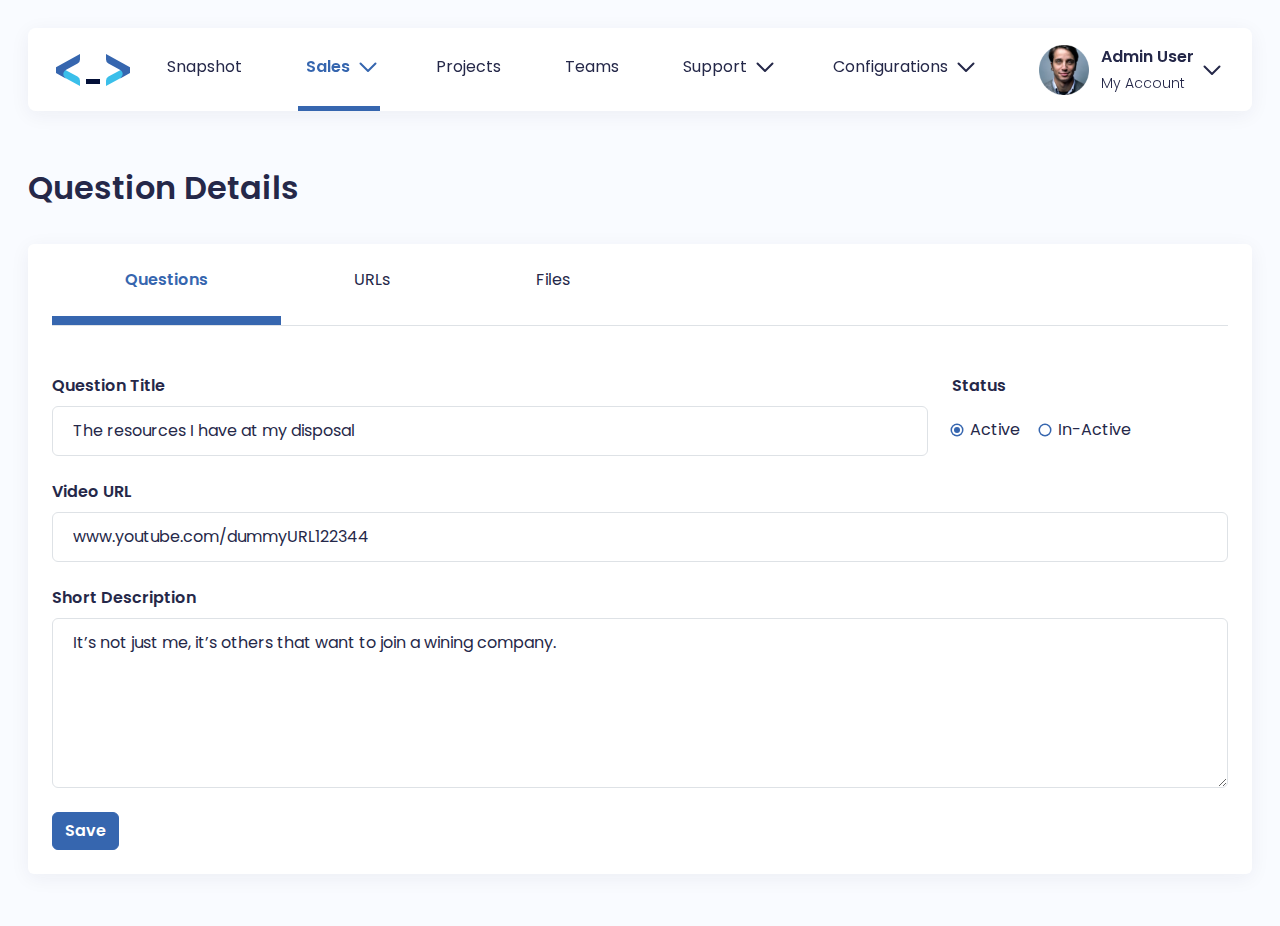
<file: admin/question-detail.html>
<!doctype html>
<html lang="en">
<head>
    <meta charset="UTF-8">
    <meta name="viewport"
          content="width=device-width, user-scalable=no, initial-scale=1.0, maximum-scale=1.0, minimum-scale=1.0">
    <link rel="preconnect" href="https://fonts.googleapis.com">
    <link rel="preconnect" href="https://fonts.gstatic.com" crossorigin>
    <link href="https://fonts.googleapis.com/css2?family=Poppins:wght@300;400;600&display=swap" rel="stylesheet">
    <link rel="stylesheet" href="./../assets/libraries/bootstrap-5.3.2/css/bootstrap.min.css">
    <link rel="stylesheet" href="./../assets/libraries/apexcharts/apexcharts.css">
    <link rel="stylesheet" href="./../assets/app.css">
    <meta http-equiv="X-UA-Compatible" content="ie=edge">
    <title>Document</title>
</head>
<body>
<header class="m-4 fixed-top">
    <div class="m-1">
        <nav class="navbar navbar-expand-lg bg-white rounded-3 shadow-custom px-4 py-0">
            <div class="container-fluid justify-content-between px-1">
                <a class="navbar-brand" href="./index.html">
                    <img src="./../assets/icons/logo.svg" alt="">
                </a>
                <button class="navbar-toggler" type="button" data-bs-toggle="collapse"
                        data-bs-target="#navbarNavAltMarkup"
                        aria-controls="navbarNavAltMarkup" aria-expanded="false" aria-label="Toggle navigation">
                    <span class="navbar-toggler-icon"></span>
                </button>
                <div class="collapse navbar-collapse flex-grow-0 text-20" id="navbarNavAltMarkup">
                    <ul class="navbar-nav">
                        <li class="nav-item me-5">
                            <a class="nav-link" aria-current="page" href="./index.html">Snapshot</a>
                        </li>
                        <li class="nav-item active dropdown me-5">
                            <a class="nav-link dropdown-toggle" href="#" role="button" data-bs-toggle="dropdown"
                               aria-expanded="false">Sales</a>
                            <ul class="dropdown-menu">
                                <li><a class="dropdown-item" href="./sales.html">Overview</a></li>
                                <li><a class="dropdown-item" href="./companies.html">Companies</a></li>
                                <li><a class="dropdown-item active" href="./questions.html">Questions</a></li>
                            </ul>
                        </li>
                        <li class="nav-item me-5">
                            <a class="nav-link" aria-current="page" href="#">Projects</a>
                        </li>
                        <li class="nav-item me-5">
                            <a class="nav-link" aria-current="page" href="#">Teams</a>
                        </li>
                        <li class="nav-item dropdown me-5">
                            <a class="nav-link dropdown-toggle" href="#" role="button" data-bs-toggle="dropdown"
                               aria-expanded="false">Support</a>
                            <ul class="dropdown-menu">
                                <li><a class="dropdown-item" href="#">Action</a></li>
                            </ul>
                        </li>
                        <li class="nav-item dropdown me-5">
                            <a class="nav-link dropdown-toggle" href="#" role="button" data-bs-toggle="dropdown"
                               aria-expanded="false">Configurations</a>
                            <ul class="dropdown-menu">
                                <li><a class="dropdown-item" href="#">Action</a></li>
                            </ul>
                        </li>
                    </ul>
                </div>
                <div class="dropdown d-flex">
                    <img src="./../assets/images/user-avatar.png" alt="" width="50" height="50" class="me-2">
                    <div class="ms-1 nav-link dropdown-toggle" role="button" data-bs-toggle="dropdown"
                         aria-expanded="false">
                        <div class="fw-semibold mb-1">Admin User</div>
                        <div class="fw-light text-14">My Account</div>
                    </div>
                    <ul class="dropdown-menu">
                        <li><a class="dropdown-item" href="#">Action</a></li>
                        <li><a class="dropdown-item" href="#">Another action</a></li>
                    </ul>
                </div>
            </div>
        </nav>
    </div>

</header>
<main class="px-4 mb-5">
    <div class="container-fluid p-1">
        <div class="d-flex justify-content-between">
            <nav class="breadcrumb-nav" aria-label="breadcrumb">
                <ol class="breadcrumb mb-0">
                    <li class="breadcrumb-item"><a href="#" class="text-32 fw-semibold text-body text-decoration-none">Question
                        Details</a>
                    </li>
                </ol>
            </nav>
        </div>
        <div class="mb-4 pt-2"></div>
        <div class="card border-0 shadow-custom">
            <div class="card-body p-4">
                <nav>
                    <div class="nav nav-tabs" id="nav-tab" role="tablist">
                        <button class="nav-link active text-22" id="nav-home-tab" data-bs-toggle="tab"
                                data-bs-target="#nav-home" type="button" role="tab" aria-controls="nav-home"
                                aria-selected="true">Questions
                        </button>
                        <button class="nav-link text-22" id="nav-profile-tab" data-bs-toggle="tab" data-bs-target="#nav-profile"
                                type="button" role="tab" aria-controls="nav-profile" aria-selected="false">URLs
                        </button>
                        <button class="nav-link text-22" id="nav-contact-tab" data-bs-toggle="tab" data-bs-target="#nav-contact"
                                type="button" role="tab" aria-controls="nav-contact" aria-selected="false">Files
                        </button>
                    </div>
                </nav>
                <div class="tab-content mt-5" id="nav-tabContent">
                    <div class="tab-pane fade show active" id="nav-home" role="tabpanel" aria-labelledby="nav-home-tab"
                         tabindex="0">
                        <div class="row">
                            <div class="col-9 mb-4">
                                <label for="questionTitle" class="form-label fw-semibold">Question Title</label>
                                <input type="text" class="form-control" id="questionTitle"
                                       value="The resources I have at my disposal">
                            </div>
                            <div class="col-3 mb-4">
                                <label class="form-label fw-semibold mb-3">Status</label>
                                <div class="pt-1"></div>
                                <input type="radio" class="me-2" name="status" id="statusActive"
                                       value="active" checked><label for="statusActive">Active</label>
                                <input type="radio" class="ms-3 me-2" name="status" id="statusInActive"
                                       value="in-active"><label for="statusInActive">In-Active</label>
                            </div>
                        </div>
                        <div class="mb-4">
                            <label for="videoUrl" class="form-label fw-semibold">Video URL</label>
                            <input type="text" class="form-control" id="videoUrl"
                                   value="www.youtube.com/dummyURL122344">
                        </div>
                        <div class="mb-4">
                            <label for="shortDescription" class="form-label fw-semibold">Short Description</label>
                            <textarea name="short-description" id="shortDescription" class="form-control" rows="6">It’s not just me, it’s others that want to join a wining company.</textarea>
                        </div>
                        <button class="btn btn-primary fw-semibold">Save</button>
                    </div>
                    <div class="tab-pane fade" id="nav-profile" role="tabpanel" aria-labelledby="nav-profile-tab"
                         tabindex="0">
                        <div class="row">
                            <div class="col-6 mb-4">
                                <label for="title" class="form-label fw-semibold">Title</label>
                                <input type="text" class="form-control" id="title"
                                       value="The resources I have at my disposal">
                            </div>
                            <div class="col-6 mb-4">
                                <label for="url" class="form-label fw-semibold">Question Title</label>
                                <input type="text" class="form-control" id="url"
                                       value="The resources I have at my disposal">
                            </div>
                        </div>
                        <button class="rounded-1 bg-4B84E9 d-flex align-items-center justify-content-center mb-4 p-2 wh-40 border-0">
                            <i class="custom-icon-tab-form-plus"></i>
                        </button>
                        <button class="btn btn-primary fw-semibold">Save</button>
                    </div>
                    <div class="tab-pane fade" id="nav-contact" role="tabpanel" aria-labelledby="nav-contact-tab"
                         tabindex="0">
                        <div class="py-4 px-3 bg-secondary-primary mb-4">
                            <div class="p-1">
                                <div class="text-primary text-18">We are working on this, please check back later.</div>
                            </div>
                        </div>
                        <button class="btn btn-primary fw-semibold">Save</button>
                    </div>
                </div>
            </div>
        </div>
    </div>
</main>

<script src="./../assets/libraries/bootstrap-5.3.2/js/bootstrap.bundle.min.js"></script>
</body>
</html>
</file>
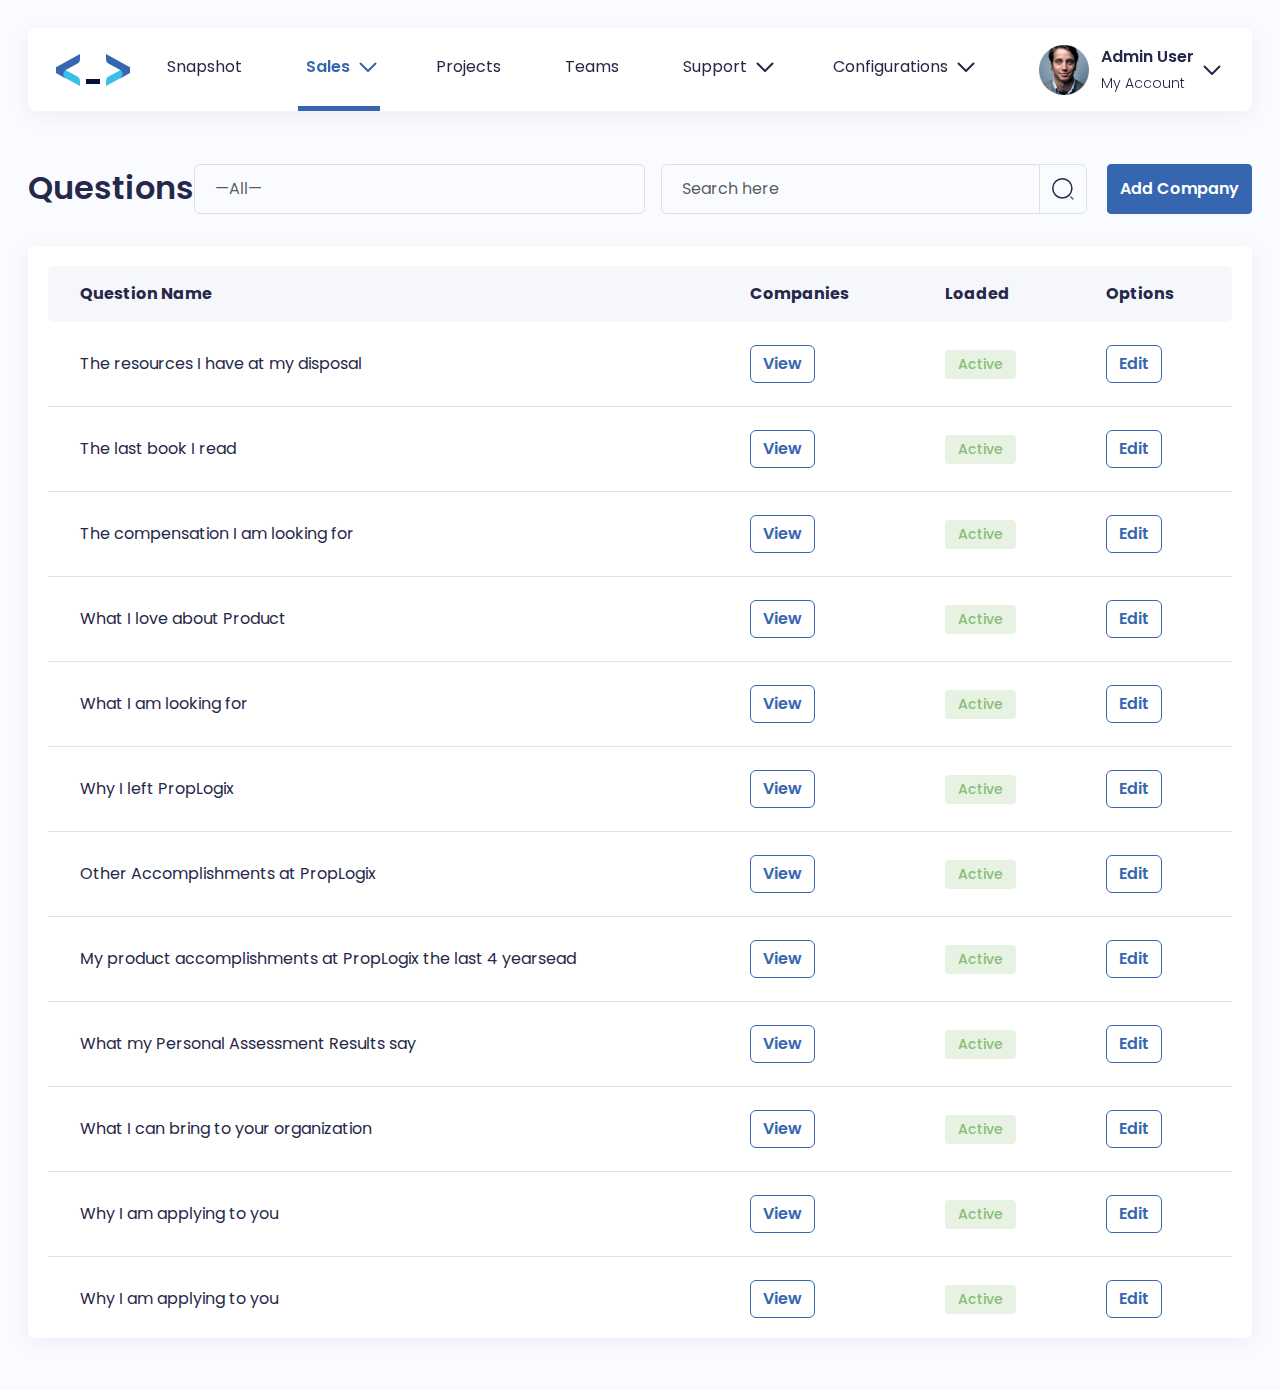
<file: admin/questions.html>
<!doctype html>
<html lang="en">
<head>
    <meta charset="UTF-8">
    <meta name="viewport"
          content="width=device-width, user-scalable=no, initial-scale=1.0, maximum-scale=1.0, minimum-scale=1.0">
    <link rel="preconnect" href="https://fonts.googleapis.com">
    <link rel="preconnect" href="https://fonts.gstatic.com" crossorigin>
    <link href="https://fonts.googleapis.com/css2?family=Poppins:wght@300;400;600&display=swap" rel="stylesheet">
    <link rel="stylesheet" href="./../assets/libraries/bootstrap-5.3.2/css/bootstrap.min.css">
    <link rel="stylesheet" href="./../assets/libraries/apexcharts/apexcharts.css">
    <link rel="stylesheet" href="./../assets/app.css">
    <meta http-equiv="X-UA-Compatible" content="ie=edge">
    <title>Document</title>
</head>
<body>
<header class="m-4 fixed-top">
    <div class="m-1">
        <nav class="navbar navbar-expand-lg bg-white rounded-3 shadow-custom px-4 py-0">
            <div class="container-fluid justify-content-between px-1">
                <a class="navbar-brand" href="./index.html">
                    <img src="./../assets/icons/logo.svg" alt="">
                </a>
                <button class="navbar-toggler" type="button" data-bs-toggle="collapse"
                        data-bs-target="#navbarNavAltMarkup"
                        aria-controls="navbarNavAltMarkup" aria-expanded="false" aria-label="Toggle navigation">
                    <span class="navbar-toggler-icon"></span>
                </button>
                <div class="collapse navbar-collapse flex-grow-0 text-20" id="navbarNavAltMarkup">
                    <ul class="navbar-nav">
                        <li class="nav-item me-5">
                            <a class="nav-link" aria-current="page" href="./index.html">Snapshot</a>
                        </li>
                        <li class="nav-item active dropdown me-5">
                            <a class="nav-link dropdown-toggle" href="#" role="button" data-bs-toggle="dropdown"
                               aria-expanded="false">Sales</a>
                            <ul class="dropdown-menu">
                                <li><a class="dropdown-item" href="./sales.html">Overview</a></li>
                                <li><a class="dropdown-item" href="./companies.html">Companies</a></li>
                                <li><a class="dropdown-item active" href="./questions.html">Questions</a></li>
                            </ul>
                        </li>
                        <li class="nav-item me-5">
                            <a class="nav-link" aria-current="page" href="#">Projects</a>
                        </li>
                        <li class="nav-item me-5">
                            <a class="nav-link" aria-current="page" href="#">Teams</a>
                        </li>
                        <li class="nav-item dropdown me-5">
                            <a class="nav-link dropdown-toggle" href="#" role="button" data-bs-toggle="dropdown"
                               aria-expanded="false">Support</a>
                            <ul class="dropdown-menu">
                                <li><a class="dropdown-item" href="#">Action</a></li>
                            </ul>
                        </li>
                        <li class="nav-item dropdown me-5">
                            <a class="nav-link dropdown-toggle" href="#" role="button" data-bs-toggle="dropdown"
                               aria-expanded="false">Configurations</a>
                            <ul class="dropdown-menu">
                                <li><a class="dropdown-item" href="#">Action</a></li>
                            </ul>
                        </li>
                    </ul>
                </div>
                <div class="dropdown d-flex">
                    <img src="./../assets/images/user-avatar.png" alt="" width="50" height="50" class="me-2">
                    <div class="ms-1 nav-link dropdown-toggle" role="button" data-bs-toggle="dropdown"
                         aria-expanded="false">
                        <div class="fw-semibold mb-1">Admin User</div>
                        <div class="fw-light text-14">My Account</div>
                    </div>
                    <ul class="dropdown-menu">
                        <li><a class="dropdown-item" href="#">Action</a></li>
                        <li><a class="dropdown-item" href="#">Another action</a></li>
                    </ul>
                </div>
            </div>
        </nav>
    </div>

</header>
<main class="px-4 mb-5">
    <div class="container-fluid p-1">
        <div class="d-flex justify-content-between">
            <nav class="breadcrumb-nav" aria-label="breadcrumb">
                <ol class="breadcrumb mb-0">
                    <li class="breadcrumb-item"><a href="#" class="text-32 fw-semibold text-body text-decoration-none">Questions</a>
                    </li>
                </ol>
            </nav>
            <div class="d-flex justify-content-between">
                <input type="number" class="form-control bg-transparent border-secondary me-3" placeholder="—All—"
                       aria-label="" aria-describedby="all" size="30">
                <div class="input-group me-3">
                    <input type="text" class="form-control bg-transparent border-secondary" placeholder="Search here"
                           aria-label="Recipient's username" aria-describedby="basic-addon2" size="30">
                    <span class="input-group-text bg-transparent" id="basic-addon2">
                        <i class="custom-icon-search-input"></i>
                    </span>
                </div>
                <button class="btn btn-primary fw-semibold ms-1 col-auto rounded-1">
                    Add Company
                </button>
            </div>
        </div>
        <div class="mb-4 pt-2"></div>
        <div class="card border-0 shadow-custom p-3">
            <div class="card-body p-1">
                <table class="table text-18">
                    <thead>
                    <tr class="text-22">
                        <th>Question Name</th>
                        <th>Companies</th>
                        <th>Loaded</th>
                        <th>Options</th>
                    </tr>
                    </thead>
                    <tbody>
                    <tr>
                        <td class="text-body">The resources I have at my disposal</td>
                        <td>
                            <a href="./company-detail.html" class="btn btn-outline-primary fw-semibold">View</a>
                        </td>
                        <td>
                            <Button class="btn btn-success bg-secondary-success border-0 bg-opacity-20 fw-medium btn-sm">Active</Button>
                        </td>
                        <td><a href="./question-detail.html" class="btn btn-outline-primary fw-semibold">Edit</a></td>
                    </tr>
                    <tr>
                        <td class="text-body">The last book I read</td>
                        <td>
                            <a href="./company-detail.html" class="btn btn-outline-primary fw-semibold">View</a>
                        </td>
                        <td>
                            <Button class="btn btn-success bg-secondary-success border-0 bg-opacity-20 fw-medium btn-sm">Active</Button>
                        </td>
                        <td><a href="./question-detail.html" class="btn btn-outline-primary fw-semibold">Edit</a></td>
                    </tr>
                    <tr>
                        <td class="text-body">The compensation I am looking for</td>
                        <td>
                            <a href="./company-detail.html" class="btn btn-outline-primary fw-semibold">View</a>
                        </td>
                        <td>
                            <Button class="btn btn-success bg-secondary-success border-0 bg-opacity-20 fw-medium btn-sm">Active</Button>
                        </td>
                        <td><a href="./question-detail.html" class="btn btn-outline-primary fw-semibold">Edit</a></td>
                    </tr>
                    <tr>
                        <td class="text-body">What I love about Product</td>
                        <td>
                            <a href="./company-detail.html" class="btn btn-outline-primary fw-semibold">View</a>
                        </td>
                        <td>
                            <Button class="btn btn-success bg-secondary-success border-0 bg-opacity-20 fw-medium btn-sm">Active</Button>
                        </td>
                        <td><a href="./question-detail.html" class="btn btn-outline-primary fw-semibold">Edit</a></td>
                    </tr>
                    <tr>
                        <td class="text-body">What I am looking for</td>
                        <td>
                            <a href="./company-detail.html" class="btn btn-outline-primary fw-semibold">View</a>
                        </td>
                        <td>
                            <Button class="btn btn-success bg-secondary-success border-0 bg-opacity-20 fw-medium btn-sm">Active</Button>
                        </td>
                        <td><a href="./question-detail.html" class="btn btn-outline-primary fw-semibold">Edit</a></td>
                    </tr>
                    <tr>
                        <td class="text-body">Why I left PropLogix</td>
                        <td>
                            <a href="./company-detail.html" class="btn btn-outline-primary fw-semibold">View</a>
                        </td>
                        <td>
                            <Button class="btn btn-success bg-secondary-success border-0 bg-opacity-20 fw-medium btn-sm">Active</Button>
                        </td>
                        <td><a href="./question-detail.html" class="btn btn-outline-primary fw-semibold">Edit</a></td>
                    </tr>
                    <tr>
                        <td class="text-body">Other Accomplishments at PropLogix</td>
                        <td>
                            <a href="./company-detail.html" class="btn btn-outline-primary fw-semibold">View</a>
                        </td>
                        <td>
                            <Button class="btn btn-success bg-secondary-success border-0 bg-opacity-20 fw-medium btn-sm">Active</Button>
                        </td>
                        <td><a href="./question-detail.html" class="btn btn-outline-primary fw-semibold">Edit</a></td>
                    </tr>
                    <tr>
                        <td class="text-body">My product accomplishments at PropLogix the last 4 yearsead</td>
                        <td>
                            <a href="./company-detail.html" class="btn btn-outline-primary fw-semibold">View</a>
                        </td>
                        <td>
                            <Button class="btn btn-success bg-secondary-success border-0 bg-opacity-20 fw-medium btn-sm">Active</Button>
                        </td>
                        <td><a href="./question-detail.html" class="btn btn-outline-primary fw-semibold">Edit</a></td>
                    </tr>
                    <tr>
                        <td class="text-body">What my Personal Assessment Results say</td>
                        <td>
                            <a href="./company-detail.html" class="btn btn-outline-primary fw-semibold">View</a>
                        </td>
                        <td>
                            <Button class="btn btn-success bg-secondary-success border-0 bg-opacity-20 fw-medium btn-sm">Active</Button>
                        </td>
                        <td><a href="./question-detail.html" class="btn btn-outline-primary fw-semibold">Edit</a></td>
                    </tr>
                    <tr>
                        <td class="text-body">What I can bring to your organization</td>
                        <td>
                            <a href="./company-detail.html" class="btn btn-outline-primary fw-semibold">View</a>
                        </td>
                        <td>
                            <Button class="btn btn-success bg-secondary-success border-0 bg-opacity-20 fw-medium btn-sm">Active</Button>
                        </td>
                        <td><a href="./question-detail.html" class="btn btn-outline-primary fw-semibold">Edit</a></td>
                    </tr>
                    <tr>
                        <td class="text-body">Why I am applying to you</td>
                        <td>
                            <a href="./company-detail.html" class="btn btn-outline-primary fw-semibold">View</a>
                        </td>
                        <td>
                            <Button class="btn btn-success bg-secondary-success border-0 bg-opacity-20 fw-medium btn-sm">Active</Button>
                        </td>
                        <td><a href="./question-detail.html" class="btn btn-outline-primary fw-semibold">Edit</a></td>
                    </tr>
                    <tr>
                        <td class="text-body">Why I am applying to you</td>
                        <td>
                            <a href="./company-detail.html" class="btn btn-outline-primary fw-semibold">View</a>
                        </td>
                        <td>
                            <Button class="btn btn-success bg-secondary-success border-0 bg-opacity-20 fw-medium btn-sm">Active</Button>
                        </td>
                        <td><a href="./question-detail.html" class="btn btn-outline-primary fw-semibold">Edit</a></td>
                    </tr>
                    </tbody>
                </table>
            </div>
        </div>
    </div>
</main>

<script src="./../assets/libraries/bootstrap-5.3.2/js/bootstrap.bundle.min.js"></script>
</body>
</html>
</file>
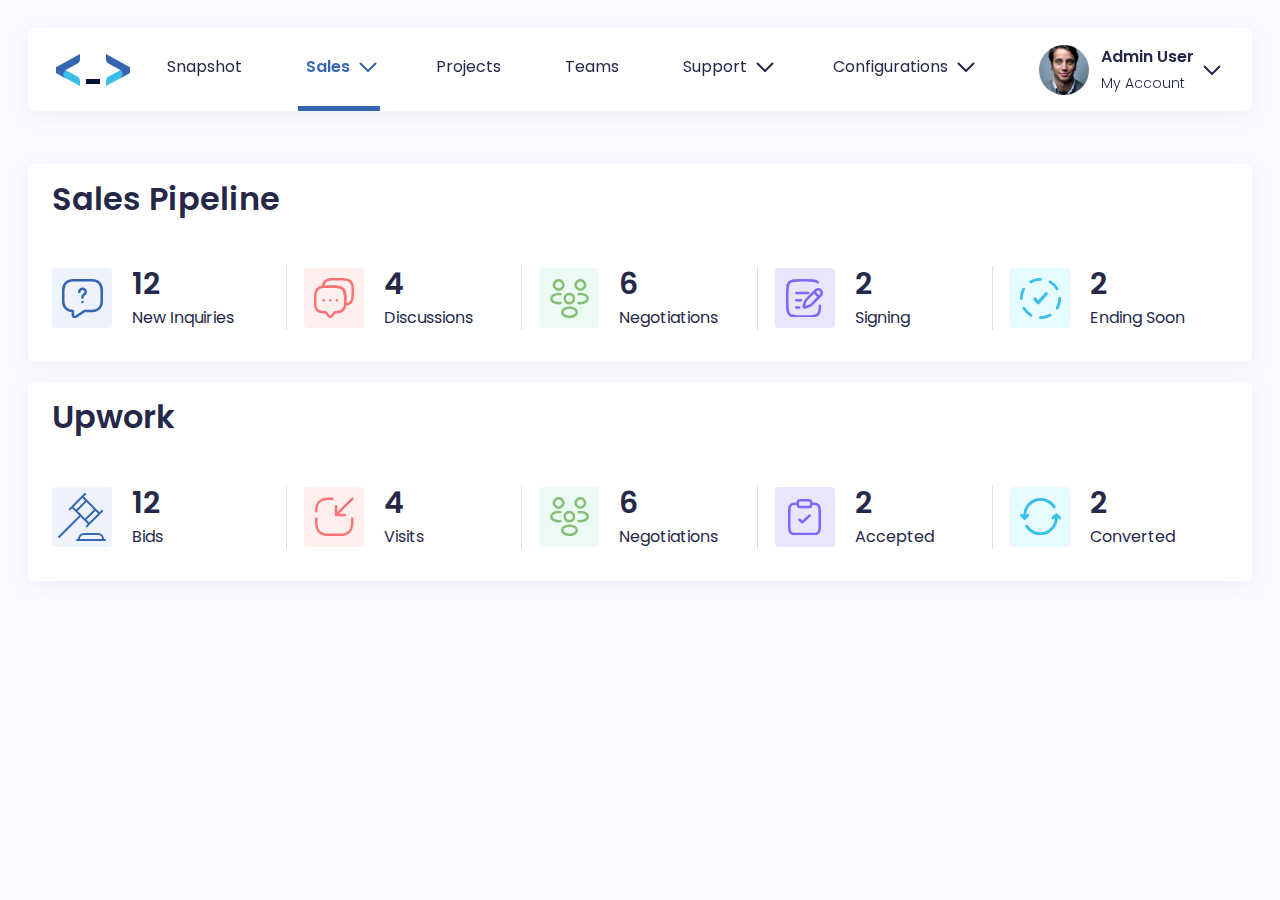
<file: admin/sales.html>
<!doctype html>
<html lang="en">
<head>
    <meta charset="UTF-8">
    <meta name="viewport"
          content="width=device-width, user-scalable=no, initial-scale=1.0, maximum-scale=1.0, minimum-scale=1.0">
    <link rel="preconnect" href="https://fonts.googleapis.com">
    <link rel="preconnect" href="https://fonts.gstatic.com" crossorigin>
    <link href="https://fonts.googleapis.com/css2?family=Poppins:wght@300;400;500;600&display=swap" rel="stylesheet">
    <link rel="stylesheet" href="./../assets/libraries/bootstrap-5.3.2/css/bootstrap.min.css">
    <link rel="stylesheet" href="./../assets/libraries/apexcharts/apexcharts.css">
    <link rel="stylesheet" href="./../assets/app.css">
    <meta http-equiv="X-UA-Compatible" content="ie=edge">
    <title>Document</title>
</head>
<body>
<header class="m-4 fixed-top">
    <div class="m-1">
        <nav class="navbar navbar-expand-lg bg-white rounded-3 shadow-custom px-4 py-0">
            <div class="container-fluid justify-content-between px-1">
                <a class="navbar-brand" href="./index.html">
                    <img src="./../assets/icons/logo.svg" alt="">
                </a>
                <button class="navbar-toggler" type="button" data-bs-toggle="collapse"
                        data-bs-target="#navbarNavAltMarkup"
                        aria-controls="navbarNavAltMarkup" aria-expanded="false" aria-label="Toggle navigation">
                    <span class="navbar-toggler-icon"></span>
                </button>
                <div class="collapse navbar-collapse flex-grow-0 text-20" id="navbarNavAltMarkup">
                    <ul class="navbar-nav">
                        <li class="nav-item me-5">
                            <a class="nav-link" aria-current="page" href="./index.html">Snapshot</a>
                        </li>
                        <li class="nav-item active dropdown me-5">
                            <a class="nav-link dropdown-toggle" href="#" role="button" data-bs-toggle="dropdown"
                               aria-expanded="false">Sales</a>
                            <ul class="dropdown-menu">
                                <li><a class="dropdown-item active" href="./sales.html">Overview</a></li>
                                <li><a class="dropdown-item" href="./companies.html">Companies</a></li>
                                <li><a class="dropdown-item" href="./questions.html">Questions</a></li>
                            </ul>
                        </li>
                        <li class="nav-item me-5">
                            <a class="nav-link" aria-current="page" href="#">Projects</a>
                        </li>
                        <li class="nav-item me-5">
                            <a class="nav-link" aria-current="page" href="#">Teams</a>
                        </li>
                        <li class="nav-item dropdown me-5">
                            <a class="nav-link dropdown-toggle" href="#" role="button" data-bs-toggle="dropdown"
                               aria-expanded="false">Support</a>
                            <ul class="dropdown-menu">
                                <li><a class="dropdown-item" href="#">Action</a></li>
                            </ul>
                        </li>
                        <li class="nav-item dropdown me-5">
                            <a class="nav-link dropdown-toggle" href="#" role="button" data-bs-toggle="dropdown"
                               aria-expanded="false">Configurations</a>
                            <ul class="dropdown-menu">
                                <li><a class="dropdown-item" href="#">Action</a></li>
                            </ul>
                        </li>
                    </ul>
                </div>
                <div class="dropdown d-flex">
                    <img src="./../assets/images/user-avatar.png" alt="" width="50" height="50" class="me-2">
                    <div class="ms-1 nav-link dropdown-toggle" role="button" data-bs-toggle="dropdown"
                         aria-expanded="false">
                        <div class="fw-semibold mb-1">Admin User</div>
                        <div class="fw-light text-14">My Account</div>
                    </div>
                    <ul class="dropdown-menu">
                        <li><a class="dropdown-item" href="#">Action</a></li>
                        <li><a class="dropdown-item" href="#">Another action</a></li>
                    </ul>
                </div>
            </div>
        </nav>
    </div>

</header>
<main class="px-4 mb-5">
    <div class="container-fluid p-1">
        <div class="card border-0 shadow-custom p-3">
            <div class="card-body px-2 pt-0 pb-3">
                <h2 class="card-title fw-semibold">
                    Sales Pipeline
                </h2>
                <div class="mb-4 pt-3"></div>
                <div class="d-grid grid-cols-5">
                    <div class="d-flex justify-content-start align-items-center border-end border-secondary">
                        <div class="rounded-1 bg-4B84E9 d-flex align-items-center justify-content-center me-3">
                            <i class="custom-icon-new-inquiries"></i>
                        </div>
                        <div class="ms-1">
                            <h1 class="fw-semibold mb-1">12</h1>
                            <div class="text-22">New Inquiries</div>
                        </div>
                    </div>
                    <div class="d-flex justify-content-center align-items-center border-end border-secondary">
                        <div class="rounded-1 bg-danger bg-opacity-10 d-flex align-items-center justify-content-center me-3">
                            <i class="custom-icon-discussions"></i>
                        </div>
                        <div class="ms-1">
                            <h1 class="fw-semibold mb-1">4</h1>
                            <div class="text-22">Discussions</div>
                        </div>
                    </div>
                    <div class="d-flex justify-content-center align-items-center border-end border-secondary">
                        <div class="rounded-1 bg-success bg-opacity-10 d-flex align-items-center justify-content-center me-3">
                            <i class="custom-icon-negotiations"></i>
                        </div>
                        <div class="ms-1">
                            <h1 class="fw-semibold mb-1">6</h1>
                            <div class="text-22">Negotiations</div>
                        </div>
                    </div>
                    <div class="d-flex justify-content-center align-items-center border-end border-secondary">
                        <div class="rounded-1 bg-2C00D5 d-flex align-items-center justify-content-center me-3">
                            <i class="custom-icon-signing"></i>
                        </div>
                        <div class="ms-1">
                            <h1 class="fw-semibold mb-1">2</h1>
                            <div class="text-22">Signing</div>
                        </div>
                    </div>
                    <div class="d-flex justify-content-center align-items-center">
                        <div class="rounded-1 bg-info bg-opacity-10 d-flex align-items-center justify-content-center me-3">
                            <i class="custom-icon-ending-soon"></i>
                        </div>
                        <div class="ms-1">
                            <h1 class="fw-semibold mb-1">2</h1>
                            <div class="text-22">Ending Soon</div>
                        </div>
                    </div>
                </div>
            </div>
        </div>
        <div class="pb-3 mb-1"></div>
        <div class="card border-0 shadow-custom p-3">
            <div class="card-body px-2 pt-0 pb-3">
                <h2 class="card-title fw-semibold">
                    Upwork
                </h2>
                <div class="mb-4 pt-3"></div>
                <div class="d-grid grid-cols-5">
                    <div class="d-flex justify-content-start align-items-center border-end border-secondary">
                        <div class="rounded-1 bg-4B84E9 d-flex align-items-center justify-content-center me-3">
                            <i class="custom-icon-bids"></i>
                        </div>
                        <div class="ms-1">
                            <h1 class="fw-semibold mb-1">12</h1>
                            <div class="text-22">Bids</div>
                        </div>
                    </div>
                    <div class="d-flex justify-content-center align-items-center border-end border-secondary">
                        <div class="rounded-1 bg-danger bg-opacity-10 d-flex align-items-center justify-content-center me-3">
                            <i class="custom-icon-visits"></i>
                        </div>
                        <div class="ms-1">
                            <h1 class="fw-semibold mb-1">4</h1>
                            <div class="text-22">Visits</div>
                        </div>
                    </div>
                    <div class="d-flex justify-content-center align-items-center border-end border-secondary">
                        <div class="rounded-1 bg-success bg-opacity-10 d-flex align-items-center justify-content-center me-3">
                            <i class="custom-icon-negotiations"></i>
                        </div>
                        <div class="ms-1">
                            <h1 class="fw-semibold mb-1">6</h1>
                            <div class="text-22">Negotiations</div>
                        </div>
                    </div>
                    <div class="d-flex justify-content-center align-items-center border-end border-secondary">
                        <div class="rounded-1 bg-2C00D5 d-flex align-items-center justify-content-center me-3">
                            <i class="custom-icon-accepted"></i>
                        </div>
                        <div class="ms-1">
                            <h1 class="fw-semibold mb-1">2</h1>
                            <div class="text-22">Accepted</div>
                        </div>
                    </div>
                    <div class="d-flex justify-content-center align-items-center">
                        <div class="rounded-1 bg-info bg-opacity-10 d-flex align-items-center justify-content-center me-3">
                            <i class="custom-icon-converted"></i>
                        </div>
                        <div class="ms-1">
                            <h1 class="fw-semibold mb-1">2</h1>
                            <div class="text-22">Converted</div>
                        </div>
                    </div>
                </div>
            </div>
        </div>
    </div>
</main>

<script src="./../assets/libraries/bootstrap-5.3.2/js/bootstrap.bundle.min.js"></script>
</body>
</html>
</file>
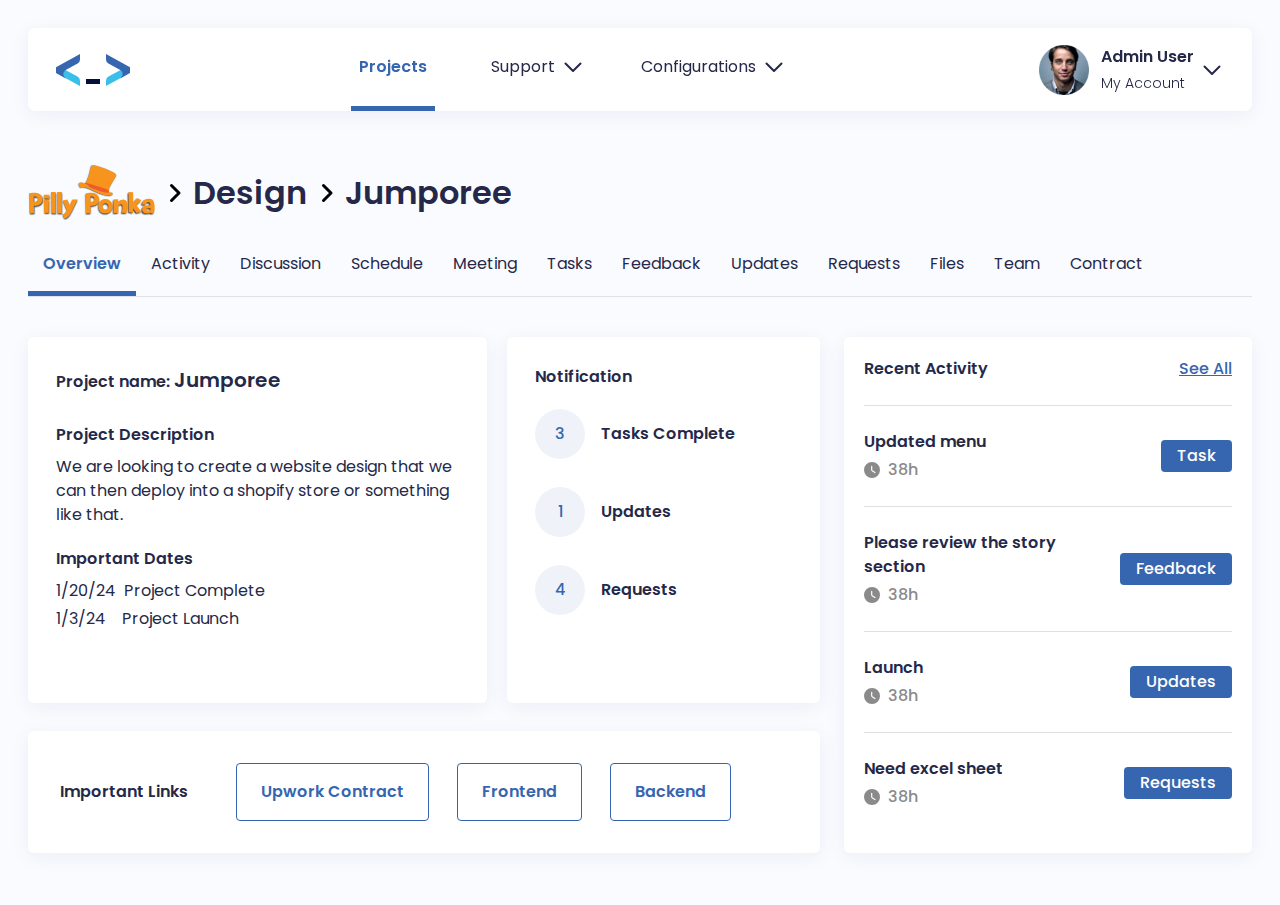
<file: client/project-detail.html>
<!doctype html>
<html lang="en">
<head>
    <meta charset="UTF-8">
    <meta name="viewport"
          content="width=device-width, user-scalable=no, initial-scale=1.0, maximum-scale=1.0, minimum-scale=1.0">
    <link rel="preconnect" href="https://fonts.googleapis.com">
    <link rel="preconnect" href="https://fonts.gstatic.com" crossorigin>
    <link href="https://fonts.googleapis.com/css2?family=Poppins:wght@300;400;600&display=swap" rel="stylesheet">
    <link rel="stylesheet" href="./../assets/libraries/bootstrap-5.3.2/css/bootstrap.min.css">
    <link rel="stylesheet" href="./../assets/libraries/apexcharts/apexcharts.css">
    <link rel="stylesheet" href="./../assets/app.css">
    <meta http-equiv="X-UA-Compatible" content="ie=edge">
    <title>Document</title>
</head>
<body>
<header class="m-4 fixed-top">
    <div class="m-1">
        <nav class="navbar navbar-expand-lg bg-white rounded-3 shadow-custom px-4 py-0">
            <div class="container-fluid justify-content-between px-1">
                <a class="navbar-brand" href="./index.html">
                    <img src="./../assets/icons/logo.svg" alt="">
                </a>
                <button class="navbar-toggler" type="button" data-bs-toggle="collapse"
                        data-bs-target="#navbarNavAltMarkup"
                        aria-controls="navbarNavAltMarkup" aria-expanded="false" aria-label="Toggle navigation">
                    <span class="navbar-toggler-icon"></span>
                </button>
                <div class="collapse navbar-collapse flex-grow-0 text-20" id="navbarNavAltMarkup">
                    <ul class="navbar-nav">
                        <li class="nav-item active me-5">
                            <a class="nav-link" aria-current="page" href="./index.html">Projects</a>
                        </li>
                        <li class="nav-item dropdown me-5">
                            <a class="nav-link dropdown-toggle" href="#" role="button" data-bs-toggle="dropdown"
                               aria-expanded="false">Support</a>
                            <ul class="dropdown-menu">
                                <li><a class="dropdown-item" href="#"></a></li>
                            </ul>
                        </li>
                        <li class="nav-item dropdown me-5">
                            <a class="nav-link dropdown-toggle" href="#" role="button" data-bs-toggle="dropdown"
                               aria-expanded="false">Configurations</a>
                            <ul class="dropdown-menu">
                                <li><a class="dropdown-item" href="#"></a></li>
                            </ul>
                        </li>
                    </ul>
                </div>
                <div class="dropdown d-flex">
                    <img src="./../assets/images/user-avatar.png" alt="" width="50" height="50" class="me-2">
                    <div class="ms-1 nav-link dropdown-toggle" role="button" data-bs-toggle="dropdown"
                         aria-expanded="false">
                        <div class="fw-semibold mb-1">Admin User</div>
                        <div class="fw-light text-14">My Account</div>
                    </div>
                    <ul class="dropdown-menu">
                        <li><a class="dropdown-item" href="#">Action</a></li>
                        <li><a class="dropdown-item" href="#">Another action</a></li>
                    </ul>
                </div>
            </div>
        </nav>
    </div>

</header>
<main class="px-4 mb-5" id="projectDetail">
    <div class="container-fluid p-1">
        <div class="d-flex justify-content-between">
            <nav class="breadcrumb-nav" aria-label="breadcrumb">
                <ol class="breadcrumb align-items-center">
                    <li class="breadcrumb-item">
                        <a href="./index.html">
                            <img src="./../assets/images/project1-bottom.svg" alt="">
                        </a>
                    </li>
                    <li class="breadcrumb-item"><a href="#" class="text-32 fw-semibold text-body text-decoration-none">Design</a>
                    </li>
                    <li class="breadcrumb-item"><a href="#" class="text-32 fw-semibold text-body text-decoration-none">Jumporee</a>
                    </li>
                </ol>
            </nav>
        </div>
        <nav>
            <div class="nav nav-tabs" id="project-tab" role="tablist">
                <button class="nav-link active text-22" id="nav-overview-tab" data-bs-toggle="tab"
                        data-bs-target="#nav-overview" type="button" role="tab" aria-controls="nav-overview"
                        aria-selected="true">Overview
                </button>
                <button class="nav-link text-22" id="nav-activity-tab" data-bs-toggle="tab"
                        data-bs-target="#nav-activity"
                        type="button" role="tab" aria-controls="nav-activity" aria-selected="false">Activity
                </button>
                <button class="nav-link text-22" id="nav-discussion-tab" data-bs-toggle="tab"
                        data-bs-target="#nav-discussion"
                        type="button" role="tab" aria-controls="nav-discussion" aria-selected="false">Discussion
                </button>
                <button class="nav-link text-22" id="nav-schedule-tab" data-bs-toggle="tab"
                        data-bs-target="#nav-schedule"
                        type="button" role="tab" aria-controls="nav-schedule" aria-selected="false">Schedule
                </button>
                <button class="nav-link text-22" id="nav-meeting-tab" data-bs-toggle="tab"
                        data-bs-target="#nav-meeting"
                        type="button" role="tab" aria-controls="nav-meeting" aria-selected="false">Meeting
                </button>
                <button class="nav-link text-22" id="nav-tasks-tab" data-bs-toggle="tab"
                        data-bs-target="#nav-tasks"
                        type="button" role="tab" aria-controls="nav-tasks" aria-selected="false">Tasks
                </button>
                <button class="nav-link text-22" id="nav-feedback-tab" data-bs-toggle="tab"
                        data-bs-target="#nav-feedback"
                        type="button" role="tab" aria-controls="nav-feedback" aria-selected="false">Feedback
                </button>
                <button class="nav-link text-22" id="nav-updates-tab" data-bs-toggle="tab"
                        data-bs-target="#nav-updates"
                        type="button" role="tab" aria-controls="nav-updates" aria-selected="false">Updates
                </button>
                <button class="nav-link text-22" id="nav-requests-tab" data-bs-toggle="tab"
                        data-bs-target="#nav-requests"
                        type="button" role="tab" aria-controls="nav-requests" aria-selected="false">Requests
                </button>
                <button class="nav-link text-22" id="nav-files-tab" data-bs-toggle="tab"
                        data-bs-target="#nav-files"
                        type="button" role="tab" aria-controls="nav-files" aria-selected="false">Files
                </button>
                <button class="nav-link text-22" id="nav-team-tab" data-bs-toggle="tab"
                        data-bs-target="#nav-team"
                        type="button" role="tab" aria-controls="nav-team" aria-selected="false">Team
                </button>
                <button class="nav-link text-22" id="nav-contract-tab" data-bs-toggle="tab"
                        data-bs-target="#nav-contract"
                        type="button" role="tab" aria-controls="nav-contract" aria-selected="false">Contract
                </button>
            </div>
        </nav>
        <div class="py-3 mb-2"></div>
        <div class="tab-content text-body" id="project-tabContent">
            <div class="tab-pane fade show active" id="nav-overview" role="tabpanel" aria-labelledby="nav-overview-tab"
                 tabindex="0">
                <div class="d-grid" id="clientProjectOverviewGrid">
                    <div class="me-4 d-grid grid-rows-3-1">
                        <div class="d-grid" id="clientProjectOverviewSubGrid">
                            <div class="rounded-2 shadow-custom p-4 bg-white me-3">
                                <div class="p-1">
                                    <div class="text-22 fw-semibold">Project name: <span class="text-26">Jumporee</span>
                                    </div>
                                    <div class="mb-4 pt-1"></div>
                                    <div class="text-22 fw-semibold mb-2">Project Description</div>
                                    <div class="text-18">We are looking to create a website design that we can then
                                        deploy
                                        into a shopify store or something like that.
                                    </div>
                                    <div class="mb-3 pt-1"></div>
                                    <div class="text-22 fw-semibold mb-2">Important Dates</div>
                                    <div class="text-18 mb-1">1/20/24&nbsp;&nbsp;Project Complete</div>
                                    <div class="text-18">1/3/24&nbsp;&nbsp;&nbsp;&nbsp;Project Launch</div>
                                </div>
                            </div>
                            <div class="rounded-2 shadow-custom p-4 text-body bg-white ms-1">
                                <div class="p-1">
                                    <div class="text-22 fw-semibold">Notification</div>
                                    <div class="mb-3 pt-1"></div>
                                    <div class="d-flex align-items-center mb-3">
                                        <div class="rounded-circle bg-primary bg-opacity-8 d-flex justify-content-center align-items-center me-3  wh-50">
                                            <div class="fw-medium text-primary fw-medium text-24">3</div>
                                        </div>
                                        <div class="text-18 fw-semibold text-body">Tasks Complete</div>
                                    </div>
                                    <div class="mb-2 pt-1"></div>
                                    <div class="d-flex align-items-center mb-3">
                                        <div class="rounded-circle bg-primary bg-opacity-8 d-flex justify-content-center align-items-center me-3 wh-50">
                                            <div class="fw-medium text-primary fw-medium text-24">1</div>
                                        </div>
                                        <div class="text-18 fw-semibold text-body">Updates</div>
                                    </div>
                                    <div class="mb-2 pt-1"></div>
                                    <div class="d-flex align-items-center mb-2">
                                        <div class="rounded-circle bg-primary bg-opacity-8 d-flex justify-content-center align-items-center me-3 wh-50">
                                            <div class="fw-medium text-primary fw-medium text-24">4</div>
                                        </div>
                                        <div class="text-18 fw-semibold text-body">Requests</div>
                                    </div>
                                </div>
                            </div>
                        </div>
                        <div class="rounded-2 bg-white shadow-custom p-4 text-body">
                            <div class="p-2 d-flex align-items-center">
                                <div class="text-22 fw-semibold me-5">Important Links</div>
                                <button class="btn btn-outline-primary border-primary rounded-1 px-4 py-3 fw-semibold me-4 border w-190 text-center"
                                        role="button">Upwork Contract
                                </button>
                                <button class="btn btn-outline-primary border-primary rounded-1 px-4 py-3 fw-semibold ms-1 me-4 border w-190 text-center"
                                        role="button">
                                    Frontend
                                </button>
                                <button class="btn btn-outline-primary border-primary rounded-1 px-4 py-3 fw-semibold ms-1 me-4 border w-190 text-center"
                                        role="button">
                                    Backend
                                </button>
                            </div>
                        </div>
                    </div>
                    <div class="bg-white shadow-custom rounded-2 p-3">
                        <div class="p-1">
                            <div class="d-flex justify-content-between align-items-center mb-4">
                                <div class="fw-semibold text-24">Recent Activity</div>
                                <a class="text-primary fw-medium text-18" href="#">See All</a>
                            </div>
                            <div class="border-bottom border-secondary"></div>
                            <div class="py-4 d-flex justify-content-between align-items-center">
                                <div>
                                    <div class="fw-semibold text-18 mb-1">Updated menu</div>
                                    <div class="d-flex align-items-center">
                                        <i class="custom-icon-project-recent-activity-hour me-2"></i>
                                        <div class="fw-medium text-20 text-8A8A8A">38h</div>
                                    </div>
                                </div>
                                <div class="bg-primary rounded-1 py-1 px-3 text-white fw-medium">Task</div>
                            </div>
                            <div class="border-bottom border-secondary"></div>
                            <div class="py-4 d-flex justify-content-between align-items-center">
                                <div>
                                    <div class="fw-semibold text-18 mb-1">Please review the story section</div>
                                    <div class="d-flex align-items-center">
                                        <i class="custom-icon-project-recent-activity-hour me-2"></i>
                                        <div class="fw-medium text-20 text-8A8A8A">38h</div>
                                    </div>
                                </div>
                                <div class="bg-primary rounded-1 py-1 px-3 text-white fw-medium">Feedback</div>
                            </div>
                            <div class="border-bottom border-secondary"></div>
                            <div class="py-4 d-flex justify-content-between align-items-center">
                                <div>
                                    <div class="fw-semibold text-18 mb-1">Launch</div>
                                    <div class="d-flex align-items-center">
                                        <i class="custom-icon-project-recent-activity-hour me-2"></i>
                                        <div class="fw-medium text-20 text-8A8A8A">38h</div>
                                    </div>
                                </div>
                                <div class="bg-primary rounded-1 py-1 px-3 text-white fw-medium">Updates</div>
                            </div>
                            <div class="border-bottom border-secondary"></div>
                            <div class="pt-4 d-flex justify-content-between align-items-center">
                                <div>
                                    <div class="fw-semibold text-18 mb-1">Need excel sheet</div>
                                    <div class="d-flex align-items-center">
                                        <i class="custom-icon-project-recent-activity-hour me-2"></i>
                                        <div class="fw-medium text-20 text-8A8A8A">38h</div>
                                    </div>
                                </div>
                                <div class="bg-primary rounded-1 py-1 px-3 text-white fw-medium">Requests</div>
                            </div>
                        </div>
                    </div>
                </div>
            </div>
            <div class="tab-pane fade" id="nav-activity" role="tabpanel" aria-labelledby="nav-activity-tab"
                 tabindex="0">
                <div class="bg-white shadow-custom rounded-2 p-3">
                    <div class="p-1">
                        <div class="d-flex justify-content-between align-items-center mb-4">
                            <div class="fw-semibold text-24">Recent Activity</div>
                            <a class="text-primary fw-medium text-18" href="#">See All</a>
                        </div>
                        <div class="border-bottom border-secondary"></div>
                        <div class="py-4 d-flex justify-content-between align-items-center">
                            <div>
                                <div class="fw-semibold text-18 mb-1">Updated menu</div>
                                <div class="d-flex align-items-center">
                                    <i class="custom-icon-project-recent-activity-hour me-2"></i>
                                    <div class="fw-medium text-20 text-8A8A8A">38h</div>
                                </div>
                            </div>
                            <div class="bg-primary rounded-1 py-1 px-3 text-white fw-medium">Task</div>
                        </div>
                        <div class="border-bottom border-secondary"></div>
                        <div class="py-4 d-flex justify-content-between align-items-center">
                            <div>
                                <div class="fw-semibold text-18 mb-1">Please review the story section</div>
                                <div class="d-flex align-items-center">
                                    <i class="custom-icon-project-recent-activity-hour me-2"></i>
                                    <div class="fw-medium text-20 text-8A8A8A">38h</div>
                                </div>
                            </div>
                            <div class="bg-primary rounded-1 py-1 px-3 text-white fw-medium">Feedback</div>
                        </div>
                        <div class="border-bottom border-secondary"></div>
                        <div class="py-4 d-flex justify-content-between align-items-center">
                            <div>
                                <div class="fw-semibold text-18 mb-1">Launch</div>
                                <div class="d-flex align-items-center">
                                    <i class="custom-icon-project-recent-activity-hour me-2"></i>
                                    <div class="fw-medium text-20 text-8A8A8A">38h</div>
                                </div>
                            </div>
                            <div class="bg-primary rounded-1 py-1 px-3 text-white fw-medium">Updates</div>
                        </div>
                        <div class="border-bottom border-secondary"></div>
                        <div class="pt-4 d-flex justify-content-between align-items-center">
                            <div>
                                <div class="fw-semibold text-18 mb-1">Need excel sheet</div>
                                <div class="d-flex align-items-center">
                                    <i class="custom-icon-project-recent-activity-hour me-2"></i>
                                    <div class="fw-medium text-20 text-8A8A8A">38h</div>
                                </div>
                            </div>
                            <div class="bg-primary rounded-1 py-1 px-3 text-white fw-medium">Requests</div>
                        </div>
                    </div>
                </div>
            </div>
            <div class="tab-pane fade" id="nav-discussion" role="tabpanel"
                 aria-labelledby="nav-discussion-tab"
                 tabindex="0">
                <div class="row">
                    <div class="col">
                        <div class="bg-white shadow-custom p-4">
                            <div class="p-1">
                                <div class="chat-history">
                                    <div class="w-100 text-center border-bottom border-secondary2 lh-0 my-2">
                                        <span class="bg-white px-3 text-secondary2 text-14">Wed, Dec 21</span>
                                    </div>
                                    <div class="d-flex justify-content-end align-items-start my-3">
                                        <div class="rounded-1 bg-secondary3 p-3 me-2 w-500">
                                            <div class="p-1 text-black lh-lg position-relative">
                                                Looks like I was able to finish the first floor, Cory swung by and did a
                                                quick walk through and I shared some details on next steps before he
                                                left.
                                                <span class="position-absolute bottom-0 end-0 text-secondary2 text-14">3:32 pm</span>
                                            </div>
                                        </div>
                                        <img src="./../assets/images/discussion-user1.png" alt="">
                                    </div>
                                    <div class="d-flex justify-content-start align-items-start my-3">
                                        <img src="./../assets/images/discussion-user2.png" alt="" class="me-2">
                                        <div class="rounded-1 bg-bg p-3 w-500">
                                            <div class="p-1 text-black lh-lg position-relative">
                                                That’s great, also when your there please take a look at the rafters and
                                                the
                                                alignment of the stack, I think there might be something in the way.
                                                <span class="position-absolute bottom-0 end-0 text-secondary2 text-14">3:32 pm</span>
                                            </div>
                                        </div>
                                    </div>
                                    <div class="d-flex justify-content-end align-items-start my-3">
                                        <div class="rounded-1 bg-secondary3 p-3 me-2 w-500">
                                            <div class="p-1 text-black lh-lg position-relative">
                                                Looks like I was able to finish the first floor, Cory swung by and did a
                                                quick walk through and I shared some details on next steps before he
                                                left.
                                                <span class="position-absolute bottom-0 end-0 text-secondary2 text-14">3:32 pm</span>
                                            </div>
                                        </div>
                                        <img src="./../assets/images/discussion-user1.png" alt="">
                                    </div>
                                    <div class="d-flex justify-content-start align-items-start my-3">
                                        <img src="./../assets/images/discussion-user2.png" alt="" class="me-2">
                                        <div class="rounded-1 bg-bg p-3 w-500">
                                            <div class="p-1 text-black lh-lg position-relative">
                                                That’s great, also when your there please take a look at the rafters and
                                                the
                                                alignment of the stack, I think there might be something in the way.
                                                <span class="position-absolute bottom-0 end-0 text-secondary2 text-14">3:32 pm</span>
                                            </div>
                                        </div>
                                    </div>
                                    <div class="d-flex align-items-center chat-replies">
                                        <div class="d-flex justify-content-center border-white border align-items-center rounded-circle bg-warning text-white fw-medium text-12">
                                            BR
                                        </div>
                                        <div class="d-flex justify-content-center border-white border align-items-center rounded-circle bg-primary text-white fw-medium text-12">
                                            A
                                        </div>
                                        <div class="d-flex justify-content-center border-white border align-items-center rounded-circle bg-primary2 text-white fw-medium text-12">
                                            G
                                        </div>
                                        <div class="d-flex justify-content-center border-white border align-items-center rounded-circle bg-success text-white fw-medium text-12">
                                            E
                                        </div>
                                        <div class="d-flex justify-content-center border-white border align-items-center rounded-circle bg-dark2 text-white fw-medium text-12">
                                            K
                                        </div>
                                        <div class="d-flex justify-content-center border-white border align-items-center rounded-circle bg-secondary2 fw-medium text-12 text-dark">
                                            +4
                                        </div>
                                        <div class="text-dark text-12 ms-2 fw-medium">5 replies</div>
                                    </div>
                                </div>
                                <div class="input-group mb-3 mt-5">
                                    <input type="text" class="form-control border-end-0 border-secondary"
                                           placeholder="Type message..." aria-label="Type message..."
                                           aria-describedby="sendChatBtn" id="chatContent">
                                    <span class="input-group-text border-start-0 bg-white" role="button"
                                          id="sendChatBtn">
                                        <i class="custom-icon-chat-send"></i>
                                    </span>
                                </div>
                            </div>
                        </div>
                    </div>
                    <div class="col">
                        <div class="rounded-2 bg-white p-3 shadow-custom">
                            <div class="py-1 px-3">
                                <div class="text-26 fw-semibold text-black pb-3 border-bottom border-secondary">Saved
                                    Conversations
                                </div>
                                <div class="py-3"></div>
                                <div class="d-flex justify-content-between align-items-center">
                                    <div class="text-18 fw-medium text-black">Header</div>
                                    <button class="btn btn-outline-dark border border-body rounded-1 p-3" role="button">
                                        <span class="px-3 fw-semibold">Load</span>
                                    </button>
                                </div>
                                <div class="py-3"></div>
                                <div class="d-flex justify-content-between align-items-center">
                                    <div class="text-18 fw-medium text-black">Animation opportunities</div>
                                    <button class="btn btn-outline-dark border border-body rounded-1 p-3" role="button">
                                        <span class="px-3 fw-semibold">Load</span>
                                    </button>
                                </div>
                            </div>
                        </div>
                    </div>
                </div>
            </div>
            <div class="tab-pane fade" id="nav-schedule" role="tabpanel" aria-labelledby="nav-schedule-tab"
                 tabindex="0"></div>
            <div class="tab-pane fade" id="nav-meeting" role="tabpanel" aria-labelledby="nav-meeting-tab"
                 tabindex="0">
                <div class="bg-white shadow-custom p-3">
                    <div class="card-body p-1">
                        <table class="table">
                            <thead class="text-22">
                            <tr>
                                <th>Date</th>
                                <th>Attendance</th>
                                <th>Purpose</th>
                                <th>Discussion</th>
                                <th>Results</th>
                                <th>Results</th>
                                <th>Recording</th>
                            </tr>
                            </thead>
                            <tbody>
                            <tr>
                                <td class="text-22">1/4/24</td>
                                <td>
                                    <div class="d-flex align-items-center">
                                        <img src="./../assets/images/approver1.png" class="circle-image-block rounded-circle" alt="">
                                        <img src="./../assets/images/approver2.png" class="circle-image-block rounded-circle" alt="">
                                        <img src="./../assets/images/approver3.png"
                                             class="circle-image-block rounded-circle" alt="">
                                    </div>
                                </td>
                                <td class="text-22">Scheduled</td>
                                <td>
                                    <div class="bg-primary d-inline-block rounded-1 px-3 py-1 text-white fw-medium">
                                        Read
                                    </div>
                                </td>
                                <td>
                                    <div class="bg-primary d-inline-block rounded-1 px-3 py-1 text-white fw-medium me-2">
                                        Task
                                    </div>
                                    <div class="bg-primary d-inline-block rounded-1 px-3 py-1 text-white fw-medium">
                                        Updates
                                    </div>
                                </td>
                                <td>
                                    <div class="bg-warning d-inline-block rounded-1 px-3 py-1 text-white fw-medium">No
                                    </div>
                                </td>
                                <td>
                                    <div class="bg-secondary-success d-inline-block rounded-1 px-3 py-1 text-white fw-medium">
                                        Yes
                                    </div>
                                </td>
                            </tr>
                            </tbody>
                        </table>
                    </div>
                </div>

            </div>
            <div class="tab-pane fade" id="nav-tasks" role="tabpanel" aria-labelledby="nav-tasks-tab"
                 tabindex="0">
                <div class="row text-black">
                    <div class="col">
                        <div class="bg-white shadow-custom rounded-2 p-4">
                            <div class="py-1 px-3">
                                <div class="d-inline-block">
                                    <button class="btn btn-outline-secondary p-0 rounded-1 border border-secondary d-flex align-items-center ">
                                        <span class="d-flex align-items-center p-2 border-end border-secondary">
                                            <i class="custom-icon-task-add1 me-2"></i>
                                            <span class="text-18 fw-medium text-dark">Add Task</span>
                                        </span>
                                        <span class="p-3">
                                            <i class="custom-icon-chevron-down d-block"></i>
                                        </span>
                                    </button>
                                </div>
                                <div class="mb-4 pt-1"></div>
                                <div class="mb-4 pt-1">
                                    <table class="table table-bordered text-18 table-hover" id="taskTable">
                                        <thead>
                                        <tr>
                                            <td>Task Name</td>
                                            <td>Assignee</td>
                                        </tr>
                                        </thead>
                                        <tbody>
                                        <tr class="parent-row" data-id="0" role="button">
                                            <td colspan="2">
                                                <div class="d-flex align-items-center">
                                                    <i class="custom-icon-chevron-down1 me-3"></i>
                                                    <div class="text-20 fw-semibold">Planning</div>
                                                </div>
                                            </td>
                                        </tr>
                                        <tr class="parent-row" data-id="1" role="button">
                                            <td>
                                                <div class="d-flex align-items-center">
                                                    <i class="custom-icon-chevron-down1 me-3"></i>
                                                    <button class="btn btn-outline-secondary border-0 p-0 me-2 rounded-circle">
                                                        <i class="custom-icon-task-checked d-block"></i>
                                                    </button>
                                                    <div class="text-14 me-4 flex-1">[READ ME] Instructions for using this project
                                                    </div>
                                                    <div class="text-secondary me-2">5</div>
                                                    <i class="custom-icon-task-tree"></i>
                                                </div>
                                            </td>
                                            <td></td>
                                        </tr>
                                        <tr data-parent-id="1">
                                            <td>
                                                <div class="d-flex align-items-center">
                                                    <button class="btn btn-outline-secondary border-0 p-0 me-2 ms-5 rounded-circle">
                                                        <i class="custom-icon-task-checked d-block"></i>
                                                    </button>
                                                    <div class="text-14 me-4 flex-1">Rename existing sections and tasks
                                                        to fit
                                                        your project needs.
                                                    </div>
                                                </div>
                                            </td>
                                            <td>
                                                <div class="d-flex align-items-center">
                                                    <img src="./../assets/images/approver1.png"  class="circle-image-block rounded-circle" alt="">
                                                    <img src="./../assets/images/approver2.png"  class="circle-image-block rounded-circle" alt="">
                                                    <img src="./../assets/images/approver3.png"  class="circle-image-block rounded-circle" alt="">
                                                </div>
                                            </td>
                                        </tr>
                                        <tr data-parent-id="1">
                                            <td>
                                                <div class="d-flex align-items-center">
                                                    <button class="btn btn-outline-secondary border-0 p-0 me-2 ms-5 rounded-circle">
                                                        <i class="custom-icon-task-checked d-block"></i>
                                                    </button>
                                                    <div class="text-14 me-4 flex-1">Rename existing sections and tasks
                                                        to fit
                                                        your project needs.
                                                    </div>
                                                </div>
                                            </td>
                                            <td>
                                                <div class="bg-3256BC rounded-circle border border-white d-flex justify-content-center align-items-center text-white fw-medium wh-36 me-2">
                                                    CA
                                                </div>
                                            </td>
                                        </tr>
                                        <tr data-parent-id="1">
                                            <td>
                                                <div class="d-flex align-items-center">
                                                    <button class="btn btn-outline-secondary border-0 p-0 me-2 ms-5 rounded-circle">
                                                        <i class="custom-icon-task-checked d-block"></i>
                                                    </button>
                                                    <div class="text-14 me-4 flex-1">Rename existing sections and tasks
                                                        to fit
                                                        your project needs.
                                                    </div>
                                                </div>
                                            </td>
                                            <td></td>
                                        </tr>
                                        <tr data-parent-id="1">
                                            <td>
                                                <div class="d-flex align-items-center">
                                                    <button class="btn btn-outline-secondary border-0 p-0 me-2 ms-5 rounded-circle">
                                                        <i class="custom-icon-task-checked d-block"></i>
                                                    </button>
                                                    <div class="text-14 me-4 flex-1">Rename existing sections and tasks
                                                        to fit
                                                        your project needs.
                                                    </div>
                                                </div>
                                            </td>
                                            <td></td>
                                        </tr>
                                        <tr data-parent-id="1">
                                            <td>
                                                <div class="d-flex align-items-center">
                                                    <button class="btn btn-outline-secondary border-0 p-0 me-2 ms-5 rounded-circle">
                                                        <i class="custom-icon-task-checked d-block"></i>
                                                    </button>
                                                    <div class="text-14 me-4 flex-1">Rename existing sections and tasks
                                                        to fit
                                                        your project needs.
                                                    </div>
                                                </div>
                                            </td>
                                            <td></td>
                                        </tr>
                                        <tr data-parent-id="1">
                                            <td colspan="2">
                                                <div class="d-flex align-items-center">
                                                    <!--<i class="custom-icon-task-add me-2 add-task-check" role="button"></i> -->
                                                    <input class="text-14 fw-medium add-task-row form-control"
                                                           placeholder="+ Add Task..." aria-label=""/>
                                                </div>
                                            </td>
                                        </tr>
                                        <tr class="parent-row" data-id="2" role="button">
                                            <td colspan="2">
                                                <div class="d-flex align-items-center">
                                                    <i class="custom-icon-chevron-down1 me-3"></i>
                                                    <div class="text-20 fw-semibold">Milestones</div>
                                                </div>
                                            </td>
                                        </tr>
                                        <tr data-parent-id="2">
                                            <td>
                                                <div class="d-flex align-items-center">
                                                    <button class="btn btn-outline-secondary border-0 p-0 me-2 ms-4 rounded-circle">
                                                        <i class="custom-icon-task-checked d-block"></i>
                                                    </button>
                                                    <div class="text-14 me-4 flex-1">[EXAMPLE TASK] Set up new reporting
                                                        tools.
                                                    </div>
                                                </div>
                                            </td>
                                            <td></td>
                                        </tr>
                                        <tr data-parent-id="2">
                                            <td>
                                                <div class="d-flex align-items-center">
                                                    <button class="btn btn-outline-secondary border-0 p-0 me-2 ms-4 rounded-circle">
                                                        <i class="custom-icon-task-checked d-block"></i>
                                                    </button>
                                                    <div class="text-14 me-4 flex-1">[EXAMPLE TASK] Set up new reporting
                                                        tools.
                                                    </div>
                                                </div>
                                            </td>
                                            <td></td>
                                        </tr>
                                        <tr data-parent-id="2">
                                            <td colspan="2">
                                                <div class="d-flex align-items-center">
                                                    <!--<i class="custom-icon-task-add me-2 add-task-check" role="button"></i> -->
                                                    <input class="text-14 fw-medium add-task-row form-control"
                                                           placeholder="+ Add Task..." aria-label=""/>
                                                </div>
                                            </td>
                                        </tr>
                                        </tbody>
                                    </table>
                                </div>
                            </div>
                        </div>
                    </div>
                    <div class="col">
                        <div class="bg-white shadow-custom rounded-2 p-4">
                            <div class="py-1 px-3">
                                <div class="d-flex justify-content-between align-items-center">
                                    <div class="d-inline-block">
                                        <button class="btn btn-outline-secondary p-0 rounded-1 border border-secondary d-flex align-items-center ">
                                            <span class="d-flex align-items-center p-2 border-end border-secondary">
                                                <i class="custom-icon-task-mark-complete me-2"></i>
                                                <span class="text-18 fw-medium text-dark">Mark Complete</span>
                                            </span>
                                        </button>
                                    </div>
                                    <div class="d-flex justify-content-between align-items-center">
                                        <i class="custom-icon-hand me-4" role="button"></i>
                                        <i class="custom-icon-attachment me-4" role="button"></i>
                                        <i class="custom-icon-3-dots" role="button"></i>
                                    </div>
                                </div>
                                <div class="mt-4 pt-1 mb-3 border-bottom border-secondary"></div>
                                <div class="text-24 fw-medium mb-3">Learn more about how Asana helps product teams
                                    manage their work
                                </div>
                                <div class="d-flex mb-3">
                                    <div class="text-14 w-200">Assignee</div>
                                    <div class="d-flex align-items-center">
                                        <i class="custom-icon-no-assignee me-2"></i>
                                        <div class="text-14">No assignee</div>
                                    </div>
                                </div>
                                <div class="d-flex mb-3">
                                    <div class="text-14 w-200">Due date</div>
                                    <div class="d-flex align-items-center">
                                        <i class="custom-icon-due-date me-2"></i>
                                        <div class="text-14">No due date</div>
                                    </div>
                                </div>
                                <div class="d-flex mb-3">
                                    <div class="text-14 w-200">Dependencies</div>
                                    <div>
                                        <div class="text-14">Add dependencies</div>
                                    </div>
                                </div>
                                <div class="mt-3"></div>
                                <div class="text-primary" role="button">Show inherited fields</div>
                                <div class="mt-4 pt-1"></div>
                                <div class="text-14">Description</div>
                                <div class="mt-4 pt-1"></div>
                                <a class="text-primary text-decoration-none"
                                   href="https://asana.com/teams/product-mangers" target="_blank">https://asana.com/teams/product-mangers</a>
                                <div class="mt-4 pt-1"></div>
                                <div class="rounded-1 bg-3666AF0D p-3 text-14">
                                    <div class="p-1 text-53565ACC">
                                        <div class="d-flex align-items-center">
                                            <div class="d-flex align-items-center me-auto" data-bs-toggle="collapse"
                                                 href="#collapseComments" role="button" aria-expanded="false"
                                                 aria-controls="collapseComments">
                                                <div class="me-2">Comments</div>
                                                <i class="custom-icon-chevron-down me-auto"></i>
                                            </div>
                                            <div role="button" class="d-flex align-items-center">
                                                <i class="custom-icon-leave-task me-1"></i>
                                                <div class="fw-medium">Leave task</div>
                                            </div>
                                        </div>
                                        <div class="mt-2 pt-1"></div>
                                        <div class="collapse show" id="collapseComments">
                                            <div class="d-flex align-items-center">
                                                <div class="bg-3256BC rounded-circle border border-white d-flex justify-content-center align-items-center text-white fw-medium wh-36 me-2">
                                                    CA
                                                </div>
                                                <div class="fw-bold">Chris Abbott&nbsp;</div>
                                                <div class="me-2">created this task.</div>
                                                <div class="text-12">1 minutes ago</div>
                                            </div>
                                            <div class="mt-3 pt-1"></div>
                                        </div>
                                        <div class="d-flex justify-content-between align-items-start">
                                            <div class="bg-3256BC rounded-circle border border-white d-flex justify-content-center align-items-center text-white text-14 fw-medium wh-36 me-2">
                                                CA
                                            </div>
                                            <div class="flex-1">
                                                <textarea class="form-control border-0 mb-3 fs-6" rows="6"
                                                          placeholder="Add a comment" aria-label="comment"
                                                          id="commentTextarea"></textarea>
                                                <div class="d-flex align-items-center text-14">
                                                    <div class="me-2">Collaborators</div>
                                                    <div class="bg-3256BC rounded-circle border border-white d-flex justify-content-center align-items-center text-white fw-medium wh-30 me-1">
                                                        CA
                                                    </div>
                                                    <i class="custom-icon-no-assignee wh-30 me-1" role="button"></i>
                                                    <i class="custom-icon-no-assignee wh-30 me-1" role="button"></i>
                                                    <i class="custom-icon-collaborator-add me-1 me-auto"
                                                       role="button"></i>
                                                    <button class="btn btn-primary" id="addComment">Save</button>
                                                </div>
                                            </div>
                                        </div>
                                    </div>
                                </div>
                            </div>
                        </div>
                    </div>
                </div>
            </div>
            <div class="tab-pane fade" id="nav-feedback" role="tabpanel" aria-labelledby="nav-feedback-tab"
                 tabindex="0">
                <div class="bg-white shadow-custom p-3">
                    <div class="card-body p-1">
                        <table class="table">
                            <thead class="text-22">
                            <tr>
                                <th>Requested</th>
                                <th>Completed</th>
                                <th>Description</th>
                                <th>Links</th>
                                <th>Video</th>
                                <th>Feedback</th>
                            </tr>
                            </thead>
                            <tbody>
                            <tr>
                                <td class="text-22">1/4/24</td>
                                <td>
                                    <div class="bg-warning d-inline-block rounded-1 px-3 py-1 text-white fw-medium">
                                        Pending
                                    </div>
                                </td>
                                <td class="text-22">Give feedback on orders</td>
                                <td>
                                    <div class="bg-secondary-success d-inline-block rounded-1 px-3 py-1 text-white fw-medium">
                                        Yes
                                    </div>
                                </td>
                                <td>
                                    <div class="bg-warning d-inline-block rounded-1 px-3 py-1 text-white fw-medium">
                                        No
                                    </div>
                                </td>
                                <td>
                                    <button class="btn btn-outline-dark border border-body fw-semibold rounded-1 p-3 d-inline-block"
                                            role="button">
                                        <span class="px-3">View</span>
                                    </button>
                                </td>
                            </tr>
                            </tbody>
                        </table>
                    </div>
                </div>

            </div>
            <div class="tab-pane fade" id="nav-updates" role="tabpanel" aria-labelledby="nav-updates-tab"
                 tabindex="0">
                <div class="bg-white shadow-custom p-3">
                    <div class="card-body p-1">
                        <table class="table">
                            <thead class="text-22">
                            <tr>
                                <th>Requested</th>
                                <th>Type</th>
                                <th>Approved By</th>
                                <th>Decision Resource</th>
                                <th>Schedule Impact</th>
                            </tr>
                            </thead>
                            <tbody>
                            <tr>
                                <td class="text-22">1/4/24</td>
                                <td>
                                    <div class="bg-primary d-inline-block rounded-1 px-3 py-1 text-white fw-medium">
                                        S
                                    </div>
                                </td>
                                <td class="text-22">
                                    <div class="d-flex align-items-center">
                                        <img src="./../assets/images/approver1.png" class="circle-image-block rounded-circle" alt="">
                                        <img src="./../assets/images/approver2.png" class="circle-image-block rounded-circle" alt="">
                                        <img src="./../assets/images/approver3.png" class="circle-image-block rounded-circle" alt="">
                                    </div>
                                </td>
                                <td>
                                    <div class="bg-primary d-inline-block rounded-1 px-3 py-1 text-white fw-medium">
                                        Metting
                                    </div>
                                </td>
                                <td>
                                    <div class="bg-secondary-success d-inline-block rounded-1 px-3 py-1 text-white fw-medium">
                                        Yes
                                    </div>
                                </td>
                            </tr>
                            </tbody>
                        </table>
                    </div>
                </div>

            </div>
            <div class="tab-pane fade" id="nav-requests" role="tabpanel" aria-labelledby="nav-requests-tab"
                 tabindex="0">
                <div class="bg-white shadow-custom p-3">
                    <div class="card-body p-1">
                        <table class="table">
                            <thead class="text-22">
                            <tr>
                                <th>Requested</th>
                                <th>Completed</th>
                                <th>Description</th>
                                <th>Links</th>
                                <th>Video</th>
                                <th>Feedback</th>
                            </tr>
                            </thead>
                            <tbody>
                            <tr>
                                <td class="text-22">1/4/24</td>
                                <td>
                                    <div class="bg-warning d-inline-block rounded-1 px-3 py-1 text-white fw-medium">
                                        Pending
                                    </div>
                                </td>
                                <td class="text-22">Give feedback on orders</td>
                                <td>
                                    <div class="bg-secondary-success d-inline-block rounded-1 px-3 py-1 text-white fw-medium">
                                        Yes
                                    </div>
                                </td>
                                <td>
                                    <div class="bg-warning d-inline-block rounded-1 px-3 py-1 text-white fw-medium">
                                        No
                                    </div>
                                </td>
                                <td>
                                    <button class="btn btn-outline-dark border border-body fw-semibold rounded-1 p-3 d-inline-block"
                                            role="button">
                                        <span class="px-3">View</span>
                                    </button>
                                </td>
                            </tr>

                            <tr class="text-22">
                                <td>12/20/2023</td>
                                <td>12/20/2023</td>
                                <td>Need Logo Source</td>
                                <td></td>
                                <td></td>
                                <td></td>
                            </tr>
                            </tbody>
                        </table>
                    </div>
                </div>

            </div>
            <div class="tab-pane fade" id="nav-files" role="tabpanel" aria-labelledby="nav-files-tab"
                 tabindex="0">
                <div class="bg-white shadow-custom p-3">
                    <div class="card-body p-1">
                        <table class="table">
                            <thead class="text-22">
                            <tr>
                                <th>Date</th>
                                <th>Type</th>
                                <th>Owner</th>
                                <th>Description</th>
                            </tr>
                            </thead>
                            <tbody>
                            <tr>
                                <td class="text-22">1/4/24</td>
                                <td>
                                    <i class="custom-icon-blue-adobe d-block"></i>
                                </td>
                                <td class="text-22">
                                    <div class="d-flex align-items-center">
                                        <img src="./../assets/images/approver2.png"  class="circle-image-block rounded-circle" alt="">
                                    </div>
                                </td>
                                <td>
                                    <div class="d-flex justify-content-between">
                                        <div class="text-22">Text for Homepage</div>
                                        <button class="btn btn-outline-dark border border-body rounded-1 p-3 d-inline-block"
                                                role="button">
                                            <span class="px-3 fw-semibold">Download</span>
                                        </button>
                                    </div>
                                </td>
                            </tr>
                            <tr>
                                <td class="text-22">12/12/2023</td>
                                <td>
                                    <i class="custom-icon-red-adobe d-block"></i>
                                </td>
                                <td class="text-22">
                                    <div class="d-flex align-items-center">
                                        <img src="./../assets/images/approver3.png"  class="circle-image-block rounded-circle" alt="">
                                    </div>
                                </td>
                                <td>
                                    <div class="d-flex justify-content-between">
                                        <div class="text-22">How WO Works</div>
                                        <button class="btn btn-outline-dark border border-body rounded-1 p-3 d-inline-block"
                                                role="button">
                                            <span class="px-3 fw-semibold">Download</span>
                                        </button>
                                    </div>
                                </td>
                            </tr>
                            </tbody>
                        </table>
                    </div>
                </div>

            </div>
            <div class="tab-pane fade" id="nav-team" role="tabpanel" aria-labelledby="nav-team-tab"
                 tabindex="0">
                <div class="row">
                    <div class="col-4">
                        <div class="bg-white shadow-custom p-4 rounded-2">
                            <div class="p-1">
                                <div class="text-26 text-body fw-semibold">Team Leader</div>
                                <div class="mt-3 pt-1"></div>
                                <img src="./../assets/images/team-leader.png" alt="" class="w-100">
                                <div class="mt-3 pt-1"></div>
                                <div class="d-flex justify-content-between align-items-center">
                                    <div class="text-22 text-body fw-semibold">John Smith</div>
                                    <div class="bg-secondary-success rounded-1 px-3 py-1 text-white fw-medium">Team
                                        Lead
                                    </div>
                                </div>
                                <div class="mt-3 pt-1"></div>
                                <div class="text-secondary4 text-18">It is a long established fact that a reader will be
                                    distracted by the readable content of a page when looking at its layout.
                                </div>
                            </div>
                        </div>
                    </div>
                    <div class="col-8">
                        <div class="bg-white shadow-custom p-4 rounded-2">
                            <div class="p-1">
                                <div class="text-26 text-body fw-semibold">Team Members</div>
                                <div class="mt-4 pt-1"></div>
                                <div class="d-grid" id="teamMembersGrid">
                                    <div class="rounded-2 border border-secondary p-2 d-flex justify-content-between align-items-start">
                                        <img src="./../assets/images/eva-kalare1.png" alt="" class="me-3">
                                        <div>
                                            <div class="d-flex justify-content-between align-items-center py-2 border-bottom">
                                                <div class="text-22 fw-semibold text-body">Eva Kalare</div>
                                                <div class="bg-warning px-3 py-1 text-white fw-medium rounded-1">
                                                    Designer
                                                </div>
                                            </div>
                                            <div class="pb-1 border-secondary"></div>
                                            <div class="text-14 text-secondary4 mt-3">
                                                It is a long established fact that a reader will be distracted by the
                                                readable content of a page when looking at its layout.
                                            </div>
                                        </div>
                                    </div>
                                    <div class="rounded-2 border border-secondary p-2 d-flex justify-content-between align-items-start">
                                        <img src="./../assets/images/john-smith2.png" alt="" class="me-3">
                                        <div>
                                            <div class="d-flex justify-content-between align-items-center py-2 border-bottom">
                                                <div class="text-22 fw-semibold text-body">John Smith</div>
                                                <div class="bg-primary px-3 py-1 text-white fw-medium rounded-1">
                                                    Development
                                                </div>
                                            </div>
                                            <div class="pb-1 border-secondary"></div>
                                            <div class="text-14 text-secondary4 mt-3">
                                                It is a long established fact that a reader will be distracted by the
                                                readable content of a page when looking at its layout.
                                            </div>
                                        </div>
                                    </div>
                                    <div class="rounded-2 border border-secondary p-2 d-flex justify-content-between align-items-start">
                                        <img src="./../assets/images/john-smith3.png" alt="" class="me-3">
                                        <div>
                                            <div class="d-flex justify-content-between align-items-center py-2 border-bottom">
                                                <div class="text-22 fw-semibold text-body">John Smith</div>
                                                <div class="bg-warning px-3 py-1 text-white fw-medium rounded-1">
                                                    Designer
                                                </div>
                                            </div>
                                            <div class="pb-1 border-secondary"></div>
                                            <div class="text-14 text-secondary4 mt-3">
                                                It is a long established fact that a reader will be distracted by the
                                                readable content of a page when looking at its layout.
                                            </div>
                                        </div>
                                    </div>
                                    <div class="rounded-2 border border-secondary p-2 d-flex justify-content-between align-items-start">
                                        <img src="./../assets/images/eva-kalarae2.png" alt="" class="me-3">
                                        <div>
                                            <div class="d-flex justify-content-between align-items-center py-2 border-bottom">
                                                <div class="text-22 fw-semibold text-body">Eva Kalare</div>
                                                <div class="bg-primary px-3 py-1 text-white fw-medium rounded-1">
                                                    Development
                                                </div>
                                            </div>
                                            <div class="pb-1 border-secondary"></div>
                                            <div class="text-14 text-secondary4 mt-3">
                                                It is a long established fact that a reader will be distracted by the
                                                readable content of a page when looking at its layout.
                                            </div>
                                        </div>
                                    </div>
                                    <div class="rounded-2 border border-secondary p-2 d-flex justify-content-between align-items-start">
                                        <img src="./../assets/images/john-smith4.png" alt="" class="me-3">
                                        <div>
                                            <div class="d-flex justify-content-between align-items-center py-2 border-bottom">
                                                <div class="text-22 fw-semibold text-body">John Smith</div>
                                                <div class="bg-primary px-3 py-1 text-white fw-medium rounded-1">
                                                    Development
                                                </div>
                                            </div>
                                            <div class="pb-1 border-secondary"></div>
                                            <div class="text-14 text-secondary4 mt-3">
                                                It is a long established fact that a reader will be distracted by the
                                                readable content of a page when looking at its layout.
                                            </div>
                                        </div>
                                    </div>
                                    <div class="rounded-2 border border-secondary p-2 d-flex justify-content-between align-items-start">
                                        <img src="./../assets/images/eva-kalare3.png" alt="" class="me-3">
                                        <div>
                                            <div class="d-flex justify-content-between align-items-center py-2 border-bottom">
                                                <div class="text-22 fw-semibold text-body">Eva Kalare</div>
                                                <div class="bg-warning px-3 py-1 text-white fw-medium rounded-1">
                                                    Designer
                                                </div>
                                            </div>
                                            <div class="pb-1 border-secondary"></div>
                                            <div class="text-14 text-secondary4 mt-3">
                                                It is a long established fact that a reader will be distracted by the
                                                readable content of a page when looking at its layout.
                                            </div>
                                        </div>
                                    </div>
                                </div>
                            </div>
                        </div>
                    </div>
                </div>
            </div>
            <div class="tab-pane fade" id="nav-contract" role="tabpanel" aria-labelledby="nav-contract-tab"
                 tabindex="0">
                <div class="bg-white shadow-custom p-4 rounded-2" id="upworkContract">
                    <div class="p-2">
                        <div class="p-1 d-flex align-items-center">
                            <div class="rounded-2 border-success2 p-4 border me-4">
                                <i class="custom-icon-upwork d-block"></i>
                            </div>
                            <div class="ms-1 text-body text-22 col-5">
                                Your contract is currently through upwork, please visit this link to be taken to the
                                milestone page
                            </div>
                            <button class="btn btn-outline-dark ms-auto rounded-1 p-3 border border-body" role="button"
                                    id="viewProjectContract">
                                <span class="px-3 fw-semibold">View</span>
                            </button>
                        </div>
                    </div>
                </div>
                <div class="mt-3 pt-1"></div>
                <div class="contracts hide">
                    <div class="bg-white shadow-custom p-4 rounded-2">
                        <div class="p-2">
                            <div class="p-1 d-flex align-items-center">
                                <i class="custom-icon-red-adobe me-5"></i>
                                <div class="ms-3 text-body text-22">
                                    Extension
                                    <br>
                                    Signed 1/12/24
                                </div>
                                <button class="btn btn-outline-dark ms-auto rounded-1 p-3 border border-body view-contract"
                                        role="button">
                                    <span class="px-3 fw-semibold">View</span>
                                </button>
                            </div>
                        </div>
                    </div>
                    <div class="mt-3 pt-1"></div>
                    <div class="bg-white shadow-custom p-4 rounded-2">
                        <div class="p-2">
                            <div class="p-1 d-flex align-items-center">
                                <i class="custom-icon-red-adobe me-5"></i>
                                <div class="ms-3 text-body text-22">
                                    Design Contract
                                    <br>
                                    Signed 12/3/23
                                </div>
                                <button class="btn btn-outline-dark ms-auto rounded-1 p-3 border border-body view-contract"
                                        role="button">
                                    <span class="px-3 fw-semibold">View</span>
                                </button>
                            </div>
                        </div>
                    </div>
                </div>
            </div>
        </div>
    </div>
</main>

<script src="./../assets/libraries/bootstrap-5.3.2/js/bootstrap.bundle.min.js"></script>
<script src="./../assets/jquery.min.js"></script>
<script src="./../assets/app.js"></script>
<script type="text/javascript">
    $(function () {
        initChat();
        initTaskTable();
        initContracts();
        addTaskRow();
        addComment();
    })
</script>
</body>
</html>
</file>
<file: assets/libraries/apexcharts/apexcharts.css>
@keyframes opaque {
  0% {
      opacity: 0
  }

  to {
      opacity: 1
  }
}

@keyframes resizeanim {
  0%,to {
      opacity: 0
  }
}

.apexcharts-canvas {
  position: relative;
  user-select: none
}

.apexcharts-canvas ::-webkit-scrollbar {
  -webkit-appearance: none;
  width: 6px
}

.apexcharts-canvas ::-webkit-scrollbar-thumb {
  border-radius: 4px;
  background-color: rgba(0,0,0,.5);
  box-shadow: 0 0 1px rgba(255,255,255,.5);
  -webkit-box-shadow: 0 0 1px rgba(255,255,255,.5)
}

.apexcharts-inner {
  position: relative
}

.apexcharts-text tspan {
  font-family: inherit
}

.legend-mouseover-inactive {
  transition: .15s ease all;
  opacity: .2
}

.apexcharts-legend-text {
  padding-left: 15px;
  margin-left: -15px;
}

.apexcharts-series-collapsed {
  opacity: 0
}

.apexcharts-tooltip {
  border-radius: 5px;
  box-shadow: 2px 2px 6px -4px #999;
  cursor: default;
  font-size: 14px;
  left: 62px;
  opacity: 0;
  pointer-events: none;
  position: absolute;
  top: 20px;
  display: flex;
  flex-direction: column;
  overflow: hidden;
  white-space: nowrap;
  z-index: 12;
  transition: .15s ease all
}

.apexcharts-tooltip.apexcharts-active {
  opacity: 1;
  transition: .15s ease all
}

.apexcharts-tooltip.apexcharts-theme-light {
  border: 1px solid #e3e3e3;
  background: rgba(255,255,255,.96)
}

.apexcharts-tooltip.apexcharts-theme-dark {
  color: #fff;
  background: rgba(30,30,30,.8)
}

.apexcharts-tooltip * {
  font-family: inherit
}

.apexcharts-tooltip-title {
  padding: 6px;
  font-size: 15px;
  margin-bottom: 4px
}

.apexcharts-tooltip.apexcharts-theme-light .apexcharts-tooltip-title {
  background: #eceff1;
  border-bottom: 1px solid #ddd
}

.apexcharts-tooltip.apexcharts-theme-dark .apexcharts-tooltip-title {
  background: rgba(0,0,0,.7);
  border-bottom: 1px solid #333
}

.apexcharts-tooltip-text-goals-value,.apexcharts-tooltip-text-y-value,.apexcharts-tooltip-text-z-value {
  display: inline-block;
  margin-left: 5px;
  font-weight: 600
}

.apexcharts-tooltip-text-goals-label:empty,.apexcharts-tooltip-text-goals-value:empty,.apexcharts-tooltip-text-y-label:empty,.apexcharts-tooltip-text-y-value:empty,.apexcharts-tooltip-text-z-value:empty,.apexcharts-tooltip-title:empty {
  display: none
}

.apexcharts-tooltip-text-goals-label,.apexcharts-tooltip-text-goals-value {
  padding: 6px 0 5px
}

.apexcharts-tooltip-goals-group,.apexcharts-tooltip-text-goals-label,.apexcharts-tooltip-text-goals-value {
  display: flex
}

.apexcharts-tooltip-text-goals-label:not(:empty),.apexcharts-tooltip-text-goals-value:not(:empty) {
  margin-top: -6px
}

.apexcharts-tooltip-marker {
  width: 12px;
  height: 12px;
  position: relative;
  top: 0;
  margin-right: 10px;
  border-radius: 50%
}

.apexcharts-tooltip-series-group {
  padding: 0 10px;
  display: none;
  text-align: left;
  justify-content: left;
  align-items: center
}

.apexcharts-tooltip-series-group.apexcharts-active .apexcharts-tooltip-marker {
  opacity: 1
}

.apexcharts-tooltip-series-group.apexcharts-active,.apexcharts-tooltip-series-group:last-child {
  padding-bottom: 4px
}

.apexcharts-tooltip-series-group-hidden {
  opacity: 0;
  height: 0;
  line-height: 0;
  padding: 0!important
}

.apexcharts-tooltip-y-group {
  padding: 6px 0 5px
}

.apexcharts-custom-tooltip,.apexcharts-tooltip-box {
  padding: 4px 8px
}

.apexcharts-tooltip-boxPlot {
  display: flex;
  flex-direction: column-reverse
}

.apexcharts-tooltip-box>div {
  margin: 4px 0
}

.apexcharts-tooltip-box span.value {
  font-weight: 700
}

.apexcharts-tooltip-rangebar {
  padding: 5px 8px
}

.apexcharts-tooltip-rangebar .category {
  font-weight: 600;
  color: #777
}

.apexcharts-tooltip-rangebar .series-name {
  font-weight: 700;
  display: block;
  margin-bottom: 5px
}

.apexcharts-xaxistooltip,.apexcharts-yaxistooltip {
  opacity: 0;
  pointer-events: none;
  color: #373d3f;
  font-size: 13px;
  text-align: center;
  border-radius: 2px;
  position: absolute;
  z-index: 10;
  background: #eceff1;
  border: 1px solid #90a4ae
}

.apexcharts-xaxistooltip {
  padding: 9px 10px;
  transition: .15s ease all
}

.apexcharts-xaxistooltip.apexcharts-theme-dark {
  background: rgba(0,0,0,.7);
  border: 1px solid rgba(0,0,0,.5);
  color: #fff
}

.apexcharts-xaxistooltip:after,.apexcharts-xaxistooltip:before {
  left: 50%;
  border: solid transparent;
  content: " ";
  height: 0;
  width: 0;
  position: absolute;
  pointer-events: none
}

.apexcharts-xaxistooltip:after {
  border-color: transparent;
  border-width: 6px;
  margin-left: -6px
}

.apexcharts-xaxistooltip:before {
  border-color: transparent;
  border-width: 7px;
  margin-left: -7px
}

.apexcharts-xaxistooltip-bottom:after,.apexcharts-xaxistooltip-bottom:before {
  bottom: 100%
}

.apexcharts-xaxistooltip-top:after,.apexcharts-xaxistooltip-top:before {
  top: 100%
}

.apexcharts-xaxistooltip-bottom:after {
  border-bottom-color: #eceff1
}

.apexcharts-xaxistooltip-bottom:before {
  border-bottom-color: #90a4ae
}

.apexcharts-xaxistooltip-bottom.apexcharts-theme-dark:after,.apexcharts-xaxistooltip-bottom.apexcharts-theme-dark:before {
  border-bottom-color: rgba(0,0,0,.5)
}

.apexcharts-xaxistooltip-top:after {
  border-top-color: #eceff1
}

.apexcharts-xaxistooltip-top:before {
  border-top-color: #90a4ae
}

.apexcharts-xaxistooltip-top.apexcharts-theme-dark:after,.apexcharts-xaxistooltip-top.apexcharts-theme-dark:before {
  border-top-color: rgba(0,0,0,.5)
}

.apexcharts-xaxistooltip.apexcharts-active {
  opacity: 1;
  transition: .15s ease all
}

.apexcharts-yaxistooltip {
  padding: 4px 10px
}

.apexcharts-yaxistooltip.apexcharts-theme-dark {
  background: rgba(0,0,0,.7);
  border: 1px solid rgba(0,0,0,.5);
  color: #fff
}

.apexcharts-yaxistooltip:after,.apexcharts-yaxistooltip:before {
  top: 50%;
  border: solid transparent;
  content: " ";
  height: 0;
  width: 0;
  position: absolute;
  pointer-events: none
}

.apexcharts-yaxistooltip:after {
  border-color: transparent;
  border-width: 6px;
  margin-top: -6px
}

.apexcharts-yaxistooltip:before {
  border-color: transparent;
  border-width: 7px;
  margin-top: -7px
}

.apexcharts-yaxistooltip-left:after,.apexcharts-yaxistooltip-left:before {
  left: 100%
}

.apexcharts-yaxistooltip-right:after,.apexcharts-yaxistooltip-right:before {
  right: 100%
}

.apexcharts-yaxistooltip-left:after {
  border-left-color: #eceff1
}

.apexcharts-yaxistooltip-left:before {
  border-left-color: #90a4ae
}

.apexcharts-yaxistooltip-left.apexcharts-theme-dark:after,.apexcharts-yaxistooltip-left.apexcharts-theme-dark:before {
  border-left-color: rgba(0,0,0,.5)
}

.apexcharts-yaxistooltip-right:after {
  border-right-color: #eceff1
}

.apexcharts-yaxistooltip-right:before {
  border-right-color: #90a4ae
}

.apexcharts-yaxistooltip-right.apexcharts-theme-dark:after,.apexcharts-yaxistooltip-right.apexcharts-theme-dark:before {
  border-right-color: rgba(0,0,0,.5)
}

.apexcharts-yaxistooltip.apexcharts-active {
  opacity: 1
}

.apexcharts-yaxistooltip-hidden {
  display: none
}

.apexcharts-xcrosshairs,.apexcharts-ycrosshairs {
  pointer-events: none;
  opacity: 0;
  transition: .15s ease all
}

.apexcharts-xcrosshairs.apexcharts-active,.apexcharts-ycrosshairs.apexcharts-active {
  opacity: 1;
  transition: .15s ease all
}

.apexcharts-ycrosshairs-hidden {
  opacity: 0
}

.apexcharts-selection-rect {
  cursor: move
}

.svg_select_boundingRect,.svg_select_points_rot {
  pointer-events: none;
  opacity: 0;
  visibility: hidden
}

.apexcharts-selection-rect+g .svg_select_boundingRect,.apexcharts-selection-rect+g .svg_select_points_rot {
  opacity: 0;
  visibility: hidden
}

.apexcharts-selection-rect+g .svg_select_points_l,.apexcharts-selection-rect+g .svg_select_points_r {
  cursor: ew-resize;
  opacity: 1;
  visibility: visible
}

.svg_select_points {
  fill: #efefef;
  stroke: #333;
  rx: 2
}

.apexcharts-svg.apexcharts-zoomable.hovering-zoom {
  cursor: crosshair
}

.apexcharts-svg.apexcharts-zoomable.hovering-pan {
  cursor: move
}

.apexcharts-menu-icon,.apexcharts-pan-icon,.apexcharts-reset-icon,.apexcharts-selection-icon,.apexcharts-toolbar-custom-icon,.apexcharts-zoom-icon,.apexcharts-zoomin-icon,.apexcharts-zoomout-icon {
  cursor: pointer;
  width: 20px;
  height: 20px;
  line-height: 24px;
  color: #6e8192;
  text-align: center
}

.apexcharts-menu-icon svg,.apexcharts-reset-icon svg,.apexcharts-zoom-icon svg,.apexcharts-zoomin-icon svg,.apexcharts-zoomout-icon svg {
  fill: #6e8192
}

.apexcharts-selection-icon svg {
  fill: #444;
  transform: scale(.76)
}

.apexcharts-theme-dark .apexcharts-menu-icon svg,.apexcharts-theme-dark .apexcharts-pan-icon svg,.apexcharts-theme-dark .apexcharts-reset-icon svg,.apexcharts-theme-dark .apexcharts-selection-icon svg,.apexcharts-theme-dark .apexcharts-toolbar-custom-icon svg,.apexcharts-theme-dark .apexcharts-zoom-icon svg,.apexcharts-theme-dark .apexcharts-zoomin-icon svg,.apexcharts-theme-dark .apexcharts-zoomout-icon svg {
  fill: #f3f4f5
}

.apexcharts-canvas .apexcharts-reset-zoom-icon.apexcharts-selected svg,.apexcharts-canvas .apexcharts-selection-icon.apexcharts-selected svg,.apexcharts-canvas .apexcharts-zoom-icon.apexcharts-selected svg {
  fill: #008ffb
}

.apexcharts-theme-light .apexcharts-menu-icon:hover svg,.apexcharts-theme-light .apexcharts-reset-icon:hover svg,.apexcharts-theme-light .apexcharts-selection-icon:not(.apexcharts-selected):hover svg,.apexcharts-theme-light .apexcharts-zoom-icon:not(.apexcharts-selected):hover svg,.apexcharts-theme-light .apexcharts-zoomin-icon:hover svg,.apexcharts-theme-light .apexcharts-zoomout-icon:hover svg {
  fill: #333
}

.apexcharts-menu-icon,.apexcharts-selection-icon {
  position: relative
}

.apexcharts-reset-icon {
  margin-left: 5px
}

.apexcharts-menu-icon,.apexcharts-reset-icon,.apexcharts-zoom-icon {
  transform: scale(.85)
}

.apexcharts-zoomin-icon,.apexcharts-zoomout-icon {
  transform: scale(.7)
}

.apexcharts-zoomout-icon {
  margin-right: 3px
}

.apexcharts-pan-icon {
  transform: scale(.62);
  position: relative;
  left: 1px;
  top: 0
}

.apexcharts-pan-icon svg {
  fill: #fff;
  stroke: #6e8192;
  stroke-width: 2
}

.apexcharts-pan-icon.apexcharts-selected svg {
  stroke: #008ffb
}

.apexcharts-pan-icon:not(.apexcharts-selected):hover svg {
  stroke: #333
}

.apexcharts-toolbar {
  position: absolute;
  z-index: 11;
  max-width: 176px;
  text-align: right;
  border-radius: 3px;
  padding: 0 6px 2px;
  display: flex;
  justify-content: space-between;
  align-items: center
}

.apexcharts-menu {
  background: #fff;
  position: absolute;
  top: 100%;
  border: 1px solid #ddd;
  border-radius: 3px;
  padding: 3px;
  right: 10px;
  opacity: 0;
  min-width: 110px;
  transition: .15s ease all;
  pointer-events: none
}

.apexcharts-menu.apexcharts-menu-open {
  opacity: 1;
  pointer-events: all;
  transition: .15s ease all
}

.apexcharts-menu-item {
  padding: 6px 7px;
  font-size: 12px;
  cursor: pointer
}

.apexcharts-theme-light .apexcharts-menu-item:hover {
  background: #eee
}

.apexcharts-theme-dark .apexcharts-menu {
  background: rgba(0,0,0,.7);
  color: #fff
}

@media screen and (min-width:768px) {
  .apexcharts-canvas:hover .apexcharts-toolbar {
      opacity: 1
  }
}

.apexcharts-canvas .apexcharts-element-hidden,.apexcharts-datalabel.apexcharts-element-hidden,.apexcharts-hide .apexcharts-series-points {
  opacity: 0
}

.apexcharts-hidden-element-shown {
  opacity: 1;
  transition: 0.25s ease all;
}
.apexcharts-datalabel,.apexcharts-datalabel-label,.apexcharts-datalabel-value,.apexcharts-datalabels,.apexcharts-pie-label {
  cursor: default;
  pointer-events: none
}

.apexcharts-pie-label-delay {
  opacity: 0;
  animation-name: opaque;
  animation-duration: .3s;
  animation-fill-mode: forwards;
  animation-timing-function: ease
}

.apexcharts-annotation-rect,.apexcharts-area-series .apexcharts-area,.apexcharts-area-series .apexcharts-series-markers .apexcharts-marker.no-pointer-events,.apexcharts-gridline,.apexcharts-line,.apexcharts-line-series .apexcharts-series-markers .apexcharts-marker.no-pointer-events,.apexcharts-point-annotation-label,.apexcharts-radar-series path,.apexcharts-radar-series polygon,.apexcharts-toolbar svg,.apexcharts-tooltip .apexcharts-marker,.apexcharts-xaxis-annotation-label,.apexcharts-yaxis-annotation-label,.apexcharts-zoom-rect {
  pointer-events: none
}

.apexcharts-marker {
  transition: .15s ease all
}

.resize-triggers {
  animation: 1ms resizeanim;
  visibility: hidden;
  opacity: 0;
  height: 100%;
  width: 100%;
  overflow: hidden
}

.contract-trigger:before,.resize-triggers,.resize-triggers>div {
  content: " ";
  display: block;
  position: absolute;
  top: 0;
  left: 0
}

.resize-triggers>div {
  height: 100%;
  width: 100%;
  background: #eee;
  overflow: auto
}

.contract-trigger:before {
  overflow: hidden;
  width: 200%;
  height: 200%
}
</file>
<file: assets/app.css>
@import "custom-icons.css";

:root {
    --bs-secondary-rgb: 224, 224, 224;
    --bs-primary-rgb: 54, 102, 175;
    --bs-success-rgb: 61, 213, 152;
    --bs-danger-rgb: 252, 90, 90;
    --bs-info-rgb: 11, 216, 249;
    --bs-warning-rgb: 251, 171, 51;
    --bs-primary: #3666AF;
    --bs-primary2: #0052CC;
    --bs-dark2: #53565A;
    --bs-secondary-success: #86BE75;
    --bs-secondary-success-rgb: 134, 190, 117;
    --bs-bg-color: #F9FBFF;
    --bs-secondary2: #D5D5D5;
    --bs-secondary3: #F4F7FB;
    --bs-secondary4: #6E6E6E;
    --bs-secondary2-rgb: 213, 213, 213;
    --bs-success2: #10AB09;
}

.bg-secondary-primary {
    background: var(--bs-bg-color);
}

body {
    background-color: var(--bs-bg-color);
    font-family: 'Poppins', sans-serif;
    --bs-body-color: #252849;
    --bs-body-color-rgb: 37, 40, 73;
}

main {
    margin-top: 160px !important;
}

.bg-4B84E9 {
    background: rgba(75, 132, 233, 0.1);
}

.bg-2C00D5 {
    background: rgba(44, 0, 213, 0.1);
}

.shadow-custom {
    box-shadow: 0px 4px 20px #2528490F;
}

.navbar-nav {
    --bs-nav-link-color: var(--bs-body-color);
}

.navbar-nav .dropdown-menu {
    margin-top: -2rem;
}

.nav-link {
    color: var(--bs-body-color);
    margin-bottom: 0 !important;
    box-shadow: none !important;
    border-top: 0 !important;
    border-left: 0 !important;
    border-right: 0 !important;
}

a.nav-link {
    padding: 27px 0;
}

.dropdown-menu {
    box-shadow: 0px 2px 20px #2528490F;
    border-radius: 10px;
    border: 0;
    padding: 0 13px;
    min-width: 200px;
}

a.dropdown-item {
    padding: 13px 0;
    background-color: transparent !important;
    color: #171725;
}

.dropdown-item.active {
    color: var(--bs-primary);
    font-weight: 500;
}

.dropdown-menu li:not(:last-child) {
    border-bottom: 1px solid rgba(112, 112, 112, 0.2);
}

.nav-item.active {
    --bs-border-color: var(--bs-primary);
    --bs-border-width: 5px !important;
    border-bottom: var(--bs-border-width) var(--bs-border-style) var(--bs-border-color) !important;
}

.nav-item.active a.nav-link {
    font-weight: 600;
    color: var(--bs-primary);
}

.dropdown-menu {
    --bs-dropdown-link-active-bg: var(--bs-primary);
}

.dropdown-toggle::after {
    border: none;
    background-image: url("./icons/caret-down.svg");
    width: 24px;
    height: 24px;
    position: absolute;
    top: calc(50% - 12px);
    right: 0;
}

.active .dropdown-toggle::after {
    background-image: url("./icons/caret-down-active.svg");
}


.dropdown-toggle {
    position: relative;
    padding-right: 30px !important;
}

.text-14 {
    font-size: 14px;
}

.text-18 {
    font-size: 18px;
}

.text-20 {
    font-size: 20px;
}

.text-22 {
    font-size: 22px;
}

h2, .text-32 {
    font-size: 32px;
}

h1 {
    font-size: 40px;
}

.grid-cols-5 {
    grid-template-columns: repeat(5, 1fr);
}

.grid-cols-5 > div > div[class*="bg-"] {
    width: 87px;
    height: 87px;
}

.grid-cols-5 .text-22 {
    width: 147px;
}

.apexcharts-yaxis-title {
    fill: #92929D;
}

.apexcharts-tooltip.apexcharts-theme-light .apexcharts-tooltip-title {
    background: white !important;
}

.grid-cols-2 {
    grid-template-columns: repeat(2, 1fr);
}

/*breadcrumb*/
.breadcrumb-nav {
    --bs-breadcrumb-divider: "";
}

.breadcrumb-item + .breadcrumb-item::before {
    background-image: url("./icons/breadcrumb-divider.svg");
    background-repeat: no-repeat;
    width: 30px;
    height: 24px;
    margin-top: 12px;
}


input[type='radio'] {
    appearance: none;
    -webkit-appearance: none;
    width: 10px;
    height: 10px;
    border-radius: 50%;
    outline: none;
    box-shadow: 0 0 0 1.5px var(--bs-primary);
}

input[type='radio']:checked {
    box-shadow: 0 0 0 1.5px var(--bs-primary);
}

input[type='radio']:before {
    content: '';
    display: block;
    width: 60%;
    height: 60%;
    margin: 20% auto;
    border-radius: 50%;
}

input[type='radio']:checked:before {
    background: var(--bs-primary);
}

.form-control:focus {
    border-color: var(--bs-primary);
    outline: 0;
    box-shadow: 0 0 0 .25rem rgba(54, 102, 175, .25);
}

.grid-cols-3 {
    grid-template-columns: repeat(3, 1fr);
    grid-gap: 22px;
}

#indexBlocksGrid {
    grid-template-columns: repeat(2, 1fr);
    grid-template-rows: repeat(3, 1fr);
    grid-gap: 30px;
}

.border-body {
    border-color: var(--bs-body-color) !important;
}

/*table*/
table {
    margin-bottom: 0 !important;
}

th {
    background-color: rgba(var(--bs-primary-rgb), 0.05) !important;
    border-bottom: 0;
    padding: 16px 32px !important;
    color: var(--bs-body-color) !important;
    text-align: left;
}

td {
    padding: 23px 32px !important;
    vertical-align: middle;
}

tbody tr:last-child td {
    border-bottom-width: 0;
    padding-bottom: 0 !important;
}

th:first-child {
    border-top-left-radius: 5px;
    border-bottom-left-radius: 5px;
}

th:last-child {
    border-top-right-radius: 5px;
    border-bottom-right-radius: 5px;
}

/*table*/

/*button*/
.btn {
    /* padding: 13px 30px !important; */
    /* border-radius: 4px !important; */
}

.btn-sm {
    padding: 4px 13px !important;
}

.btn-outline-dark {
    --bs-btn-border-color: var(--bs-body-color);
    --bs-btn-hover-bg: var(--bs-body-color);
    --bs-btn-hover-border-color: var(--bs-body-color);
    --bs-btn-focus-shadow-rgb: var(--bs-body-color-rgb);
    --bs-btn-active-bg: var(--bs-body-color);
    --bs-btn-active-border-color: var(--bs-body-color);
    --bs-btn-color: var(--bs-body-color);
}

.btn-outline-primary {
    --bs-btn-border-color: var(--bs-primary);
    --bs-btn-hover-bg: var(--bs-primary);
    --bs-btn-hover-border-color: var(--bs-primary);
    --bs-btn-focus-shadow-rgb: var(--bs-primary-rgb);
    --bs-btn-active-bg: var(--bs-primary);
    --bs-btn-active-border-color: var(--bs-primary);
    --bs-btn-color: var(--bs-primary);
}

.bg-opacity-8 {
    --bs-bg-opacity: 0.08;
}

.bg-opacity-20 {
    --bs-bg-opacity: 0.2;
}


.btn-success {
    --bs-btn-color: var(--bs-secondary-success);
    --bs-btn-bg: var(--bs-secondary-success);
    --bs-btn-border-color: var(--bs-secondary-success);
    --bs-btn-disabled-bg: var(--bs-secondary-success);
    --bs-btn-disabled-border-color: var(--bs-secondary-success);
}

.bg-secondary-success {
    background-color: rgba(var(--bs-secondary-success-rgb), var(--bs-bg-opacity)) !important;
}

.btn-primary {
    --bs-btn-bg: var(
    --bs-primary);
    --bs-btn-border-color: var(
    --bs-primary);
    /* --bs-btn-hover-bg: var(--bs-primary); */
    /* --bs-btn-hover-border-color: var(
    --bs-primary); */
    /* --bs-btn-active-bg: var(
    --bs-primary); */
    /* --bs-btn-active-border-color: var(
    --bs-primary); */
    --bs-btn-disabled-bg: var(
    --bs-primary);
    --bs-btn-disabled-border-color: var(
    --bs-primary);
}

/*button*/

/*nav-tabs*/
.nav-tabs .nav-item.show .nav-link, .nav-tabs .nav-link.active, .nav-tabs .nav-link:focus, .nav-tabs .nav-link:hover {
    color: var(--bs-primary);
    font-weight: 600;
    border: 0;
    border-bottom: solid 9px var(--bs-primary);
}

.nav-tabs .nav-link {
    padding: 0 73px 24px;
    border-bottom: solid 9px white;
}

/*nav-tabs*/
.wh-40 {
    width: 40px;
    height: 40px;
}

.form-control {
    padding: 12px 20px;
}

#displayQuestions > div:not(:last-child),
#availableQuestions > div:not(:last-child) {
    --bs-border-opacity: 1;
    border-bottom: var(--bs-border-width) var(--bs-border-style) var(--bs-border-color) !important;
    border-color: rgba(var(--bs-secondary-rgb), var(--bs-border-opacity)) !important;
}

#availableQuestions i {
    display: none;
}

.swal2-confirm:focus {
    box-shadow: none !important;
}

.client-projects-list-grid {
    grid-template-columns: repeat(4, 1fr);
}

.client-projects-list-grid .rounded-circle {
    width: 32px;
    height: 32px;
}

.project-add-block {
    border: 1px dashed #707070;
}

.text-8A8A8A {
    color: #8A8A8A;
}

#project-tab.nav-tabs .nav-link {
    padding: 25px;
}

#project-tab.nav-tabs .nav-item.show .nav-link,
.nav-tabs .nav-link.active {
    --bs-nav-tabs-link-active-bg: transparent;
}

#project-tab.nav-tabs .nav-link {
    border-bottom-color: transparent;
    border-bottom-width: 5px;
}

#project-tab.nav-tabs .nav-item.show .nav-link,
#project-tab.nav-tabs .nav-link.active,
#project-tab.nav-tabs .nav-link:focus,
#project-tab.nav-tabs .nav-link:hover {
    border-bottom-width: 5px;
    border-bottom-color: var(--bs-primary);
}

#clientProjectOverviewGrid {
    grid-template-columns: 2fr 1fr;
}

#clientProjectOverviewSubGrid {
    grid-template-columns: 3fr 2fr;
}

.wh-50 {
    width: 50px;
    height: 50px;
}

.text-24 {
    font-size: 24px;
}

.tab-pane:focus-visible {
    outline: none !important;
}

.w-190 {
    /*width: 190px;*/
}

.grid-rows-3-1 {
    grid-template-rows: 3fr 1fr;
    grid-row-gap: 28px;
}

.text-secondary2 {
    color: var(--bs-secondary2);
}

.bg-secondary2 {
    background: var(--bs-secondary2);
}

.border-secondary2 {
    border-color: rgba(var(--bs-secondary2-rgb)) !important;
}

.lh-0 {
    line-height: 0;
}

.bg-secondary3 {
    background: var(--bs-secondary3);
}

.w-500 {
    width: 500px;
}

.bg-bg {
    background: var(--bs-bg-color);
}

.chat-replies > div.rounded-circle {
    width: 28px;
    height: 28px;
    margin-right: -4px;
}

.text-12 {
    font-size: 12px;
}

.bg-primary2 {
    background: var(--bs-primary2);
}

.text-dark2 {
    color: var(--bs-dark2);
}

.bg-dark2 {
    background: var(--bs-dark2);
}

.text-body {
    color: var(--bs-body-color);
}

.circle-image-block{
    margin-right: -12px;
    width: 36px;
    height: 36px;
    object-fit: cover;
}

.input-group-text {
    background: white;
}

.bg-3666AF0D {
    background: #3666AF0D;
}

.text-53565ACC {
    color: #53565ACC;
}

.wh-30 {
    width: 30px;
    height: 30px;
}

.wh-36 {
    width: 36px;
    height: 36px;
}

.wh-25 {
    width: 25px;
    height: 25px;
}

.flex-1 {
    flex: 1;
}

#taskTable td {
    padding: 16px 21px !important;
}

.w-200 {
    width: 200px;
}

.bg-3256BC {
    background: #3256BC;
}

#taskTable .custom-icon-chevron-down1.open {
    transform: rotate(-90deg);
}

#projectDetail tbody tr:last-child td {
    padding-bottom: 23px !important;
}

#teamMembersGrid {
    grid-template-columns: repeat(2, 1fr);
    grid-template-rows: repeat(3, 1fr);
    grid-column-gap: 29px;
    grid-row-gap: 20px;
}

.text-secondary4 {
    color: var(--bs-secondary4);
}

.text-26 {
    font-size: 26px;
}

.border-success2 {
    border-color: var(--bs-success2) !important;
}

.hide {
    display: none;
}

.contracts .custom-icon-red-adobe {
    width: 66px;
    height: 83px;
}
.chat-history{
    height: 700px;
    overflow-y: scroll;
    padding-right: 20px;
}
@media (max-width: 1400px) {
    #project-tab.nav-tabs .nav-link {
        padding: 15px;
    }

    #nav-team .d-grid img {
        width: 100px;
    }

    .grid-cols-5 > div > div[class*="bg-"] {
        width: 60px;
        height: 60px;
    }

    .grid-cols-5 .text-22 {
        width: 120px;
    }

    .navbar {
        --bs-nav-link-font-size: 16px;
    }

    .text-24, .text-22, .text-20, .text-18 {
        font-size: 16px;
    }

    .text-26 {
        font-size: 20px;
    }

    #salesPipelineGrid > div > div[class*="bg-"] {
        width: 50px;
        height: 50px;
    }

    h1 {
        font-size: 30px;
    }

    h3 {
        font-size: 20px;
    }
}
.btn-outline-secondary {
    --bs-btn-color: var(--bs-secondary2);
    --bs-btn-border-color: var(--bs-secondary2);
    --bs-btn-hover-bg: var(--bs-secondary2);
    --bs-btn-hover-border-color: var(--bs-secondary2);
    --bs-btn-active-bg: var(--bs-secondary2);
    --bs-btn-active-border-color: var(--bs-secondary2);
    --bs-btn-disabled-color: var(--bs-secondary2);
    --bs-btn-disabled-border-color: var(--bs-secondary2);
}
</file>
